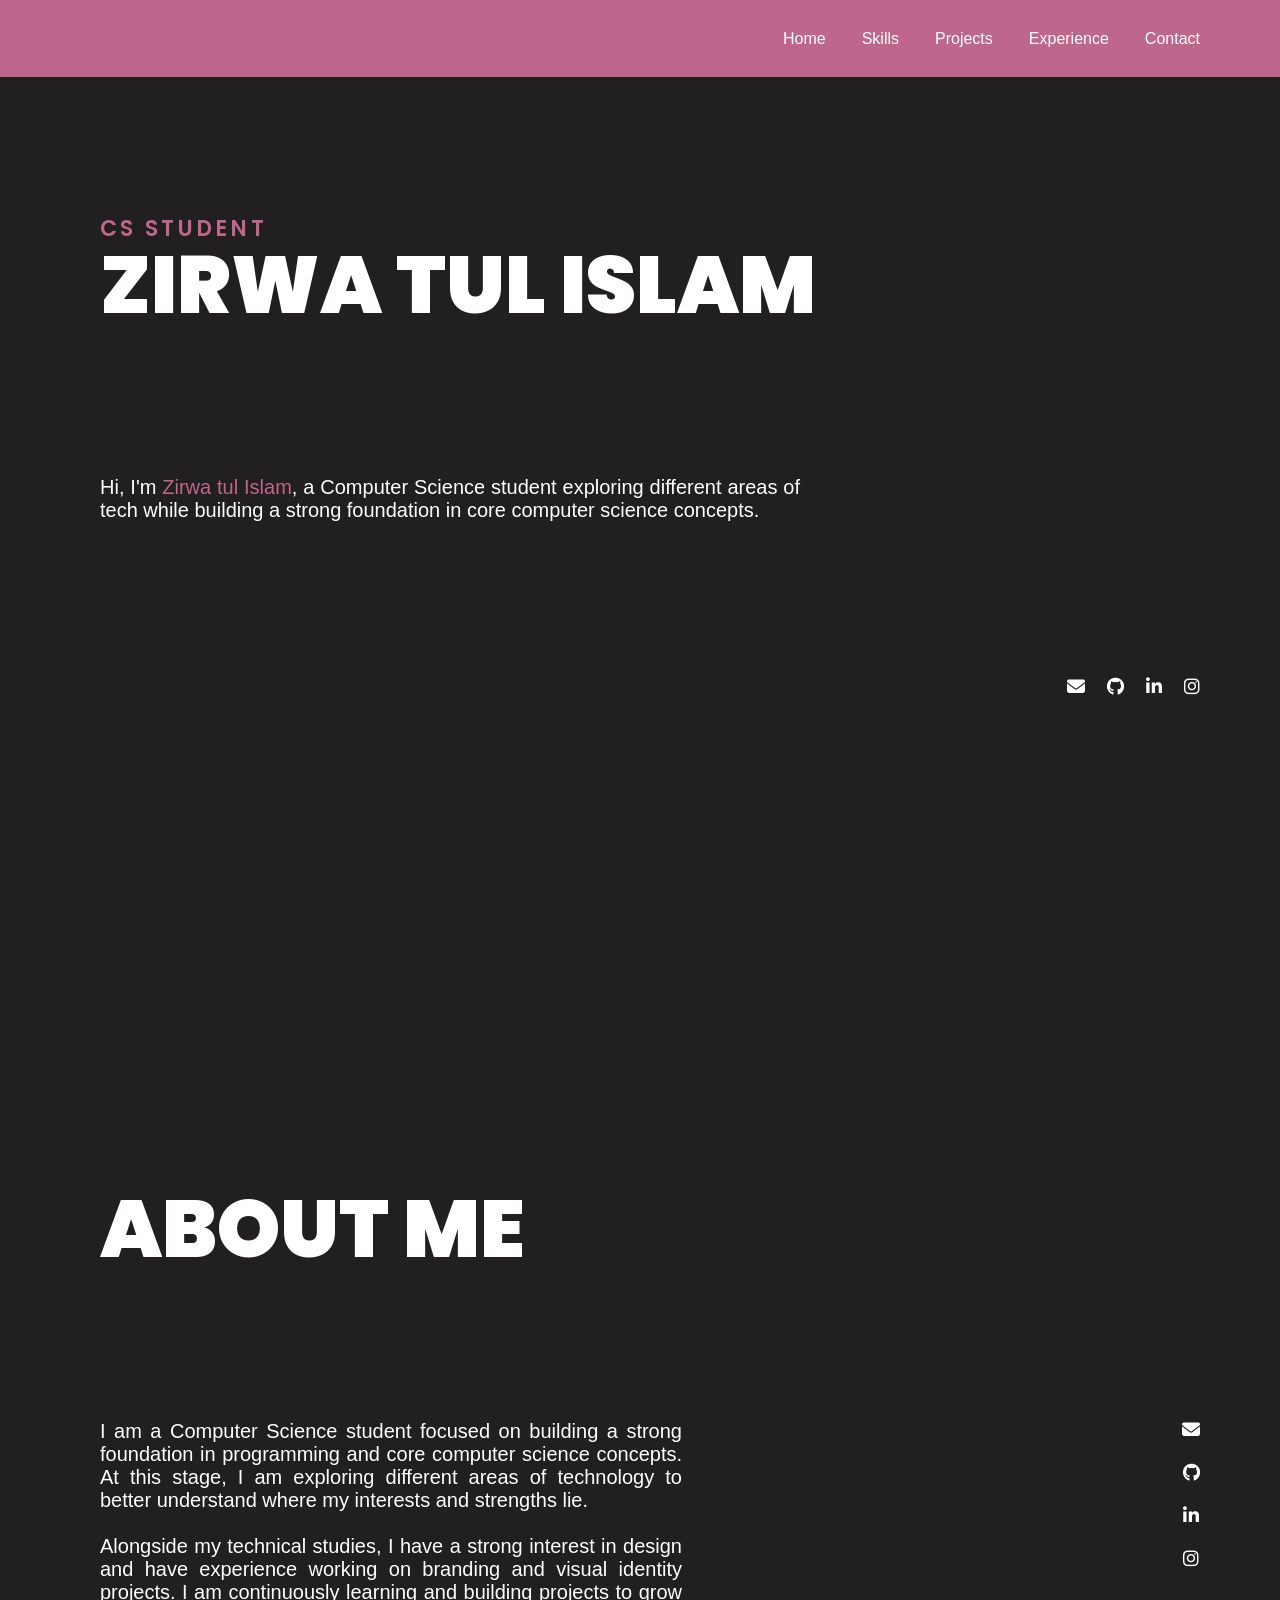
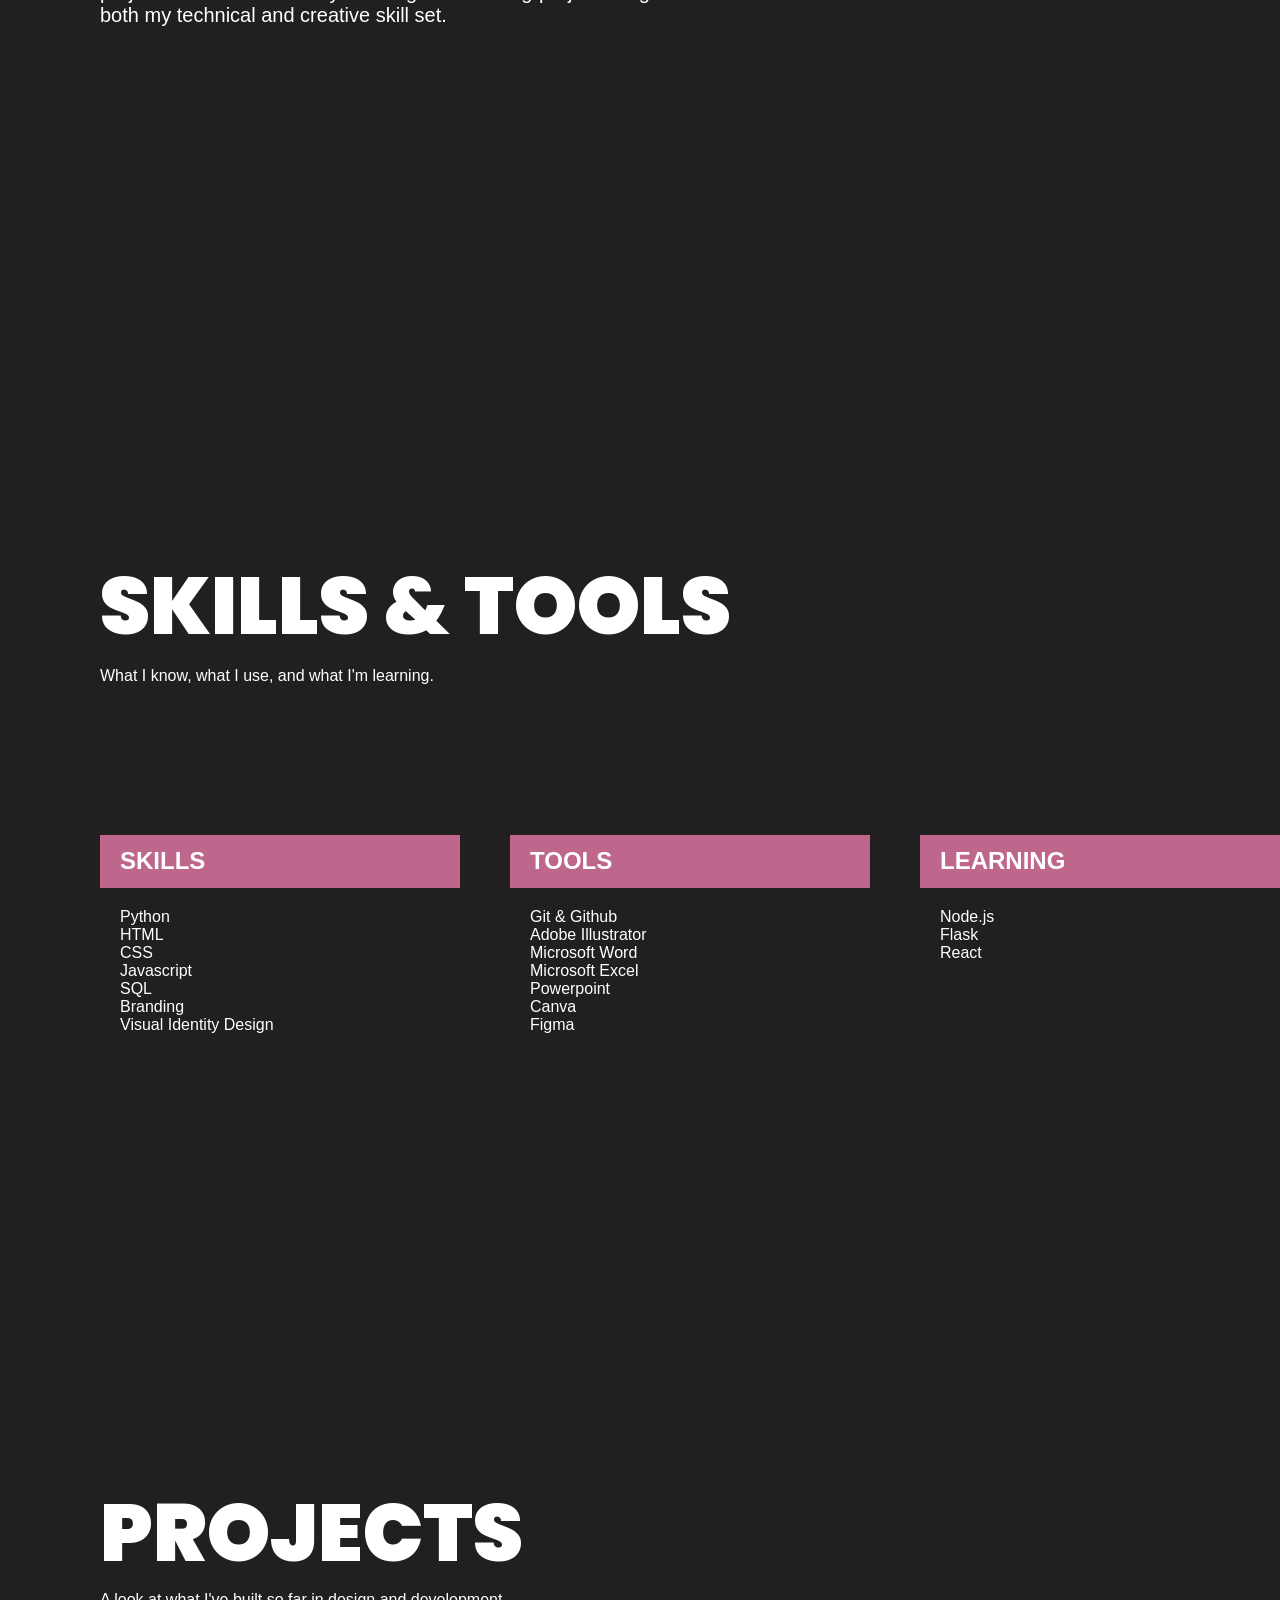
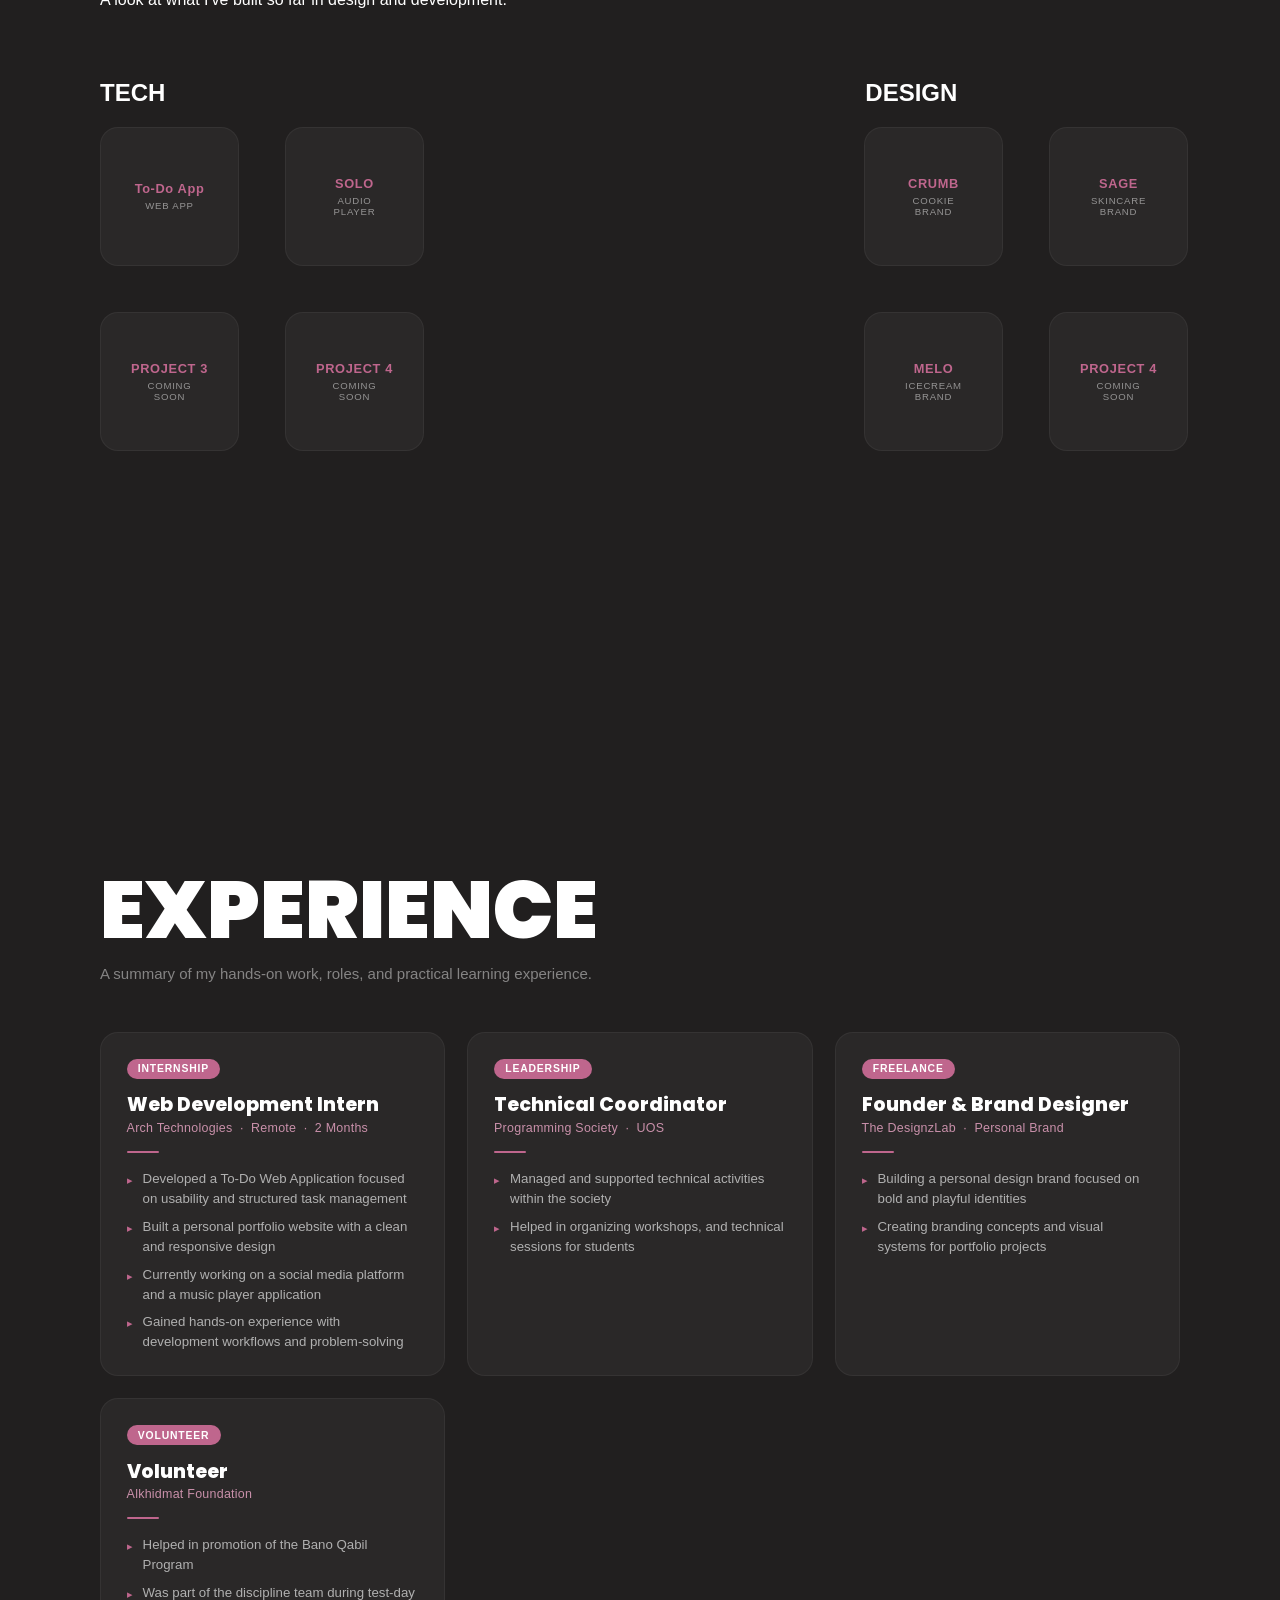
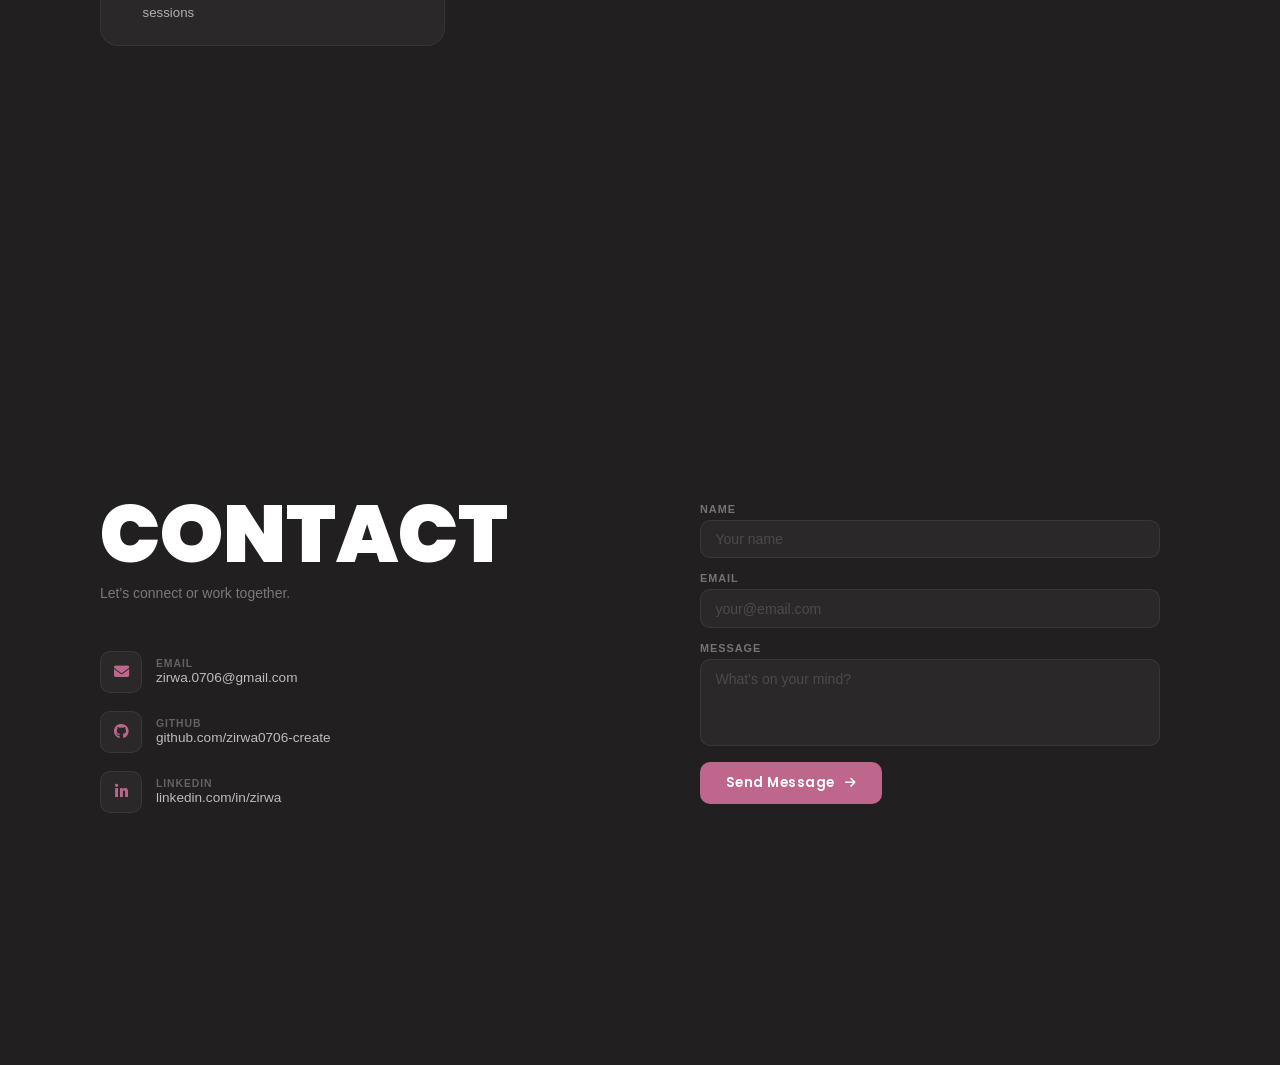
<file: index.html>
<!DOCTYPE html>
<html>
    <head>
        <meta charset="UTF-8" />
        <meta name="viewport" content="width=device-width, initial-scale=1.0"/>
        <title>Zirwa tul Islam</title>
        
        <link href="https://fonts.googleapis.com/css2?family=Poppins:ital,wght@0,100;0,200;0,300;0,400;0,500;0,600;0,700;0,800;0,900;1,100;1,200;1,300;1,400;1,500;1,600;1,700;1,800;1,900&display=swap" rel="stylesheet">
        <link rel="stylesheet" href="https://cdnjs.cloudflare.com/ajax/libs/font-awesome/6.5.0/css/all.min.css"/>
        <link rel="stylesheet" href="style.css">   
    </head>
    <body>
        <nav>
            <a href="#home">Home</a>
            <a href="#skills">Skills</a>
            <a href="#projects">Projects</a>
            <a href="#experience">Experience</a>
            <a href="#contact">Contact</a>
        </nav>

        <section id="home">
            <div class="hero-content">
               <p class="hero-label">CS STUDENT</p>
               <h1>ZIRWA TUL ISLAM</h1>
               <p class="hero-intro">
                    Hi, I'm <span class="name-highlight">Zirwa tul Islam</span>, a Computer Science student exploring 
                    different areas of tech while building a strong foundation in core 
                    computer science concepts.
                </p>
                <div class="hero-socials">
                    <a href="mailto:" aria-label="Email"><i class="fas fa-envelope"></i></a>
                    <a href="https://github.com/zirwa0706-create" target="_blank" aria-label="GitHub"><i class="fab fa-github"></i></a>
                    <a href="https://www.linkedin.com/in/zirwa-9b3602387/" target="_blank" aria-label="LinkedIn"><i class="fab fa-linkedin-in"></i></a>
                    <a href="https://www.instagram.com/designz.lab/" target="_blank" aria-label="Instagram"><i class="fab fa-instagram"></i></a>
                </div>
            </div>
        </section>

        <section id="about">
            <h1 class="about-title">ABOUT ME</h1>
            <div class="about">
                <div class="about-text">
                    <p>
                        I am a Computer Science student focused on building a strong foundation in programming and core computer science concepts. At this stage, I am exploring different areas of technology to better understand where my interests and strengths lie.
                    </p>
                    <br>
                    <p>
                        Alongside my technical studies, I have a strong interest in design and have experience working on branding and visual identity projects. I am continuously learning and building projects to grow both my technical and creative skill set.
                    </p>
                </div>
                <div class="about-socials">
                    <a href="mailto:" aria-label="Email"><i class="fas fa-envelope"></i></a>
                    <a href="https://github.com/zirwa0706-create" target="_blank" aria-label="GitHub"><i class="fab fa-github"></i></a>
                    <a href="https://github.com/zirwa0706-create" target="_blank" aria-label="LinkedIn"><i class="fab fa-linkedin-in"></i></a>
                    <a href="https://www.instagram.com/designz.lab/" target="_blank" aria-label="Instagram"><i class="fab fa-instagram"></i></a>
                </div>
            </div>
        </section>

        <section id="skills">
            <h1>SKILLS & TOOLS</h1>
            <p>What I know, what I use, and what I'm learning.</p>
            <div class="skills-body">
                <div class="skills">
                    <div class="skills-title"><h2>SKILLS</h2></div>
                    <div class="skills-list">
                        <ul>
                            <li>Python</li>
                            <li>HTML</li>
                            <li>CSS</li>
                            <li>Javascript</li>
                            <li>SQL</li>
                            <li>Branding</li>
                            <li>Visual Identity Design</li>
                        </ul>
                    </div>
                </div>
                <div class="tools">
                    <div class="tools-title"><h2>TOOLS</h2></div>
                    <div class="tools-list">
                        <ul>
                            <li>Git & Github</li>
                            <li>Adobe Illustrator</li>
                            <li>Microsoft Word</li>
                            <li>Microsoft Excel</li>
                            <li>Powerpoint</li>
                            <li>Canva</li>
                            <li>Figma</li>
                        </ul>
                    </div>
                </div>
                <div class="learning">
                    <div class="learning-title"><h2>LEARNING</h2></div>
                    <div class="learning-list">
                        <ul>
                            <li>Node.js</li>
                            <li>Flask</li>
                            <li>React</li>
                        </ul>
                    </div>
                </div>
            </div>
        </section>

        <section id="projects">
            <h1>PROJECTS</h1>
            <p>A look at what I've built so far in design and development.</p>
            <div class="project-categories">
                <h2>TECH</h2>
                <h2>DESIGN</h2>
            </div>
            <div class="projects-body">
                <div class="tech">
                    <div class="tech-1">
                        <a href="todo-casestudy.html" target="_blank" class="box-link">
                            <span class="box-label">To-Do App</span>
                            <span class="box-type">Web App</span>
                        </a>
                    </div>
                    <div class="tech-2">
                        <a href="solo-casestudy.html" class="box-link">
                            <span class="box-label">SOLO</span>
                            <span class="box-type">Audio<br>Player</span>
                        </a>
                    </div>
                    <div class="tech-3">
                        <a href="#tech-modal-3" class="box-link">
                            <span class="box-label">PROJECT 3</span>
                            <span class="box-type">Coming<br>Soon</span>
                        </a>
                    </div>
                    <div class="tech-4">
                        <a href="#tech-modal-4" class="box-link">
                            <span class="box-label">PROJECT 4</span>
                            <span class="box-type">Coming<br>Soon</span>
                        </a>
                    </div>
                </div>
                <div class="design">
                    <div class="design-1">
                        <a href="crumb/crumb.html" class="box-link">
                            <span class="box-label">CRUMB</span>
                            <span class="box-type">Cookie<br>Brand</span>
                        </a>
                    </div>
                    <div class="design-2">
                        <a href="sage/sage.html" class="box-link">
                            <span class="box-label">SAGE</span>
                            <span class="box-type">Skincare<br>Brand</span>
                        </a>
                    </div>
                    <div class="design-3">
                        <a href="melo/melo.html" class="box-link">
                            <span class="box-label">MELO</span>
                            <span class="box-type">Icecream<br>Brand</span>
                        </a>
                    </div>
                    <div class="design-4">
                        <a href="#design-modal-4" class="box-link">
                            <span class="box-label">PROJECT 4</span>
                            <span class="box-type">Coming<br>Soon</span>
                        </a>
                    </div>
                </div>
            </div>

            <div class="modal" id="tech-modal-2">
                <div class="modal-box"><p>COMING SOON</p><a href="#" class="modal-close">✕</a></div>
            </div>
            <div class="modal" id="tech-modal-3">
                <div class="modal-box"><p>COMING SOON</p><a href="#" class="modal-close">✕</a></div>
            </div>
            <div class="modal" id="tech-modal-4">
                <div class="modal-box"><p>COMING SOON</p><a href="#" class="modal-close">✕</a></div>
            </div>
            <div class="modal" id="design-modal-1">
                <div class="modal-box"><p>CRUMB</p><a href="#" class="modal-close">✕</a></div>
            </div>
            <div class="modal" id="design-modal-2">
                <div class="modal-box"><p>SAGE</p><a href="#" class="modal-close">✕</a></div>
            </div>
            <div class="modal" id="design-modal-3">
                <div class="modal-box"><p>MELO</p><a href="#" class="modal-close">✕</a></div>
            </div>
            <div class="modal" id="design-modal-4">
                <div class="modal-box"><p>COMING SOON</p><a href="#" class="modal-close">✕</a></div>
            </div>
        </section>

        <!-- ── EXPERIENCE SECTION ── -->
        <section id="experience">
            <h1>EXPERIENCE</h1>
            <p class="exp-subtitle">A summary of my hands-on work, roles, and practical learning experience.</p>
            <div class="experience-grid">
                <div class="exp-card">
                    <span class="card-tag">Internship</span>
                    <h2 class="card-title">Web Development Intern</h2>
                    <p class="card-meta">
                        Arch Technologies &nbsp;·&nbsp; Remote &nbsp;·&nbsp; 2 Months
                    </p>
                    <div class="card-divider"></div>
                    <ul class="card-list">
                        <li>Developed a To-Do Web Application focused on usability and structured task management</li>
                        <li>Built a personal portfolio website with a clean and responsive design</li>
                        <li>Currently working on a social media platform and a music player application</li>
                        <li>Gained hands-on experience with development workflows and problem-solving</li>
                    </ul>
                </div>
                <div class="exp-card">
                    <span class="card-tag">Leadership</span>
                    <h2 class="card-title">Technical Coordinator</h2>
                    <p class="card-meta">Programming Society &nbsp;·&nbsp; UOS</p>
                    <div class="card-divider"></div>
                    <ul class="card-list">
                        <li>Managed and supported technical activities within the society</li>
                        <li>Helped in organizing workshops, and technical sessions for students</li>
                    </ul>
                </div>
                <div class="exp-card">
                    <span class="card-tag">Freelance</span>
                    <h2 class="card-title">Founder & Brand Designer</h2>
                    <p class="card-meta">The DesignzLab &nbsp;·&nbsp; Personal Brand</p>
                    <div class="card-divider"></div>
                    <ul class="card-list">
                        <li>Building a personal design brand focused on bold and playful identities</li>
                        <li>Creating branding concepts and visual systems for portfolio projects</li>
                    </ul>
                </div>
                <div class="exp-card">
                    <span class="card-tag">Volunteer</span>
                    <h2 class="card-title">Volunteer</h2>
                    <p class="card-meta">Alkhidmat Foundation</p>
                    <div class="card-divider"></div>
                    <ul class="card-list">
                        <li>Helped in promotion of the Bano Qabil Program</li>
                        <li>Was part of the discipline team during test-day sessions</li>
                    </ul>
                </div>
            </div>
        </section>

        <!-- ── CONTACT SECTION ── -->
        <section id="contact">

            <!-- Left: heading + social links -->
            <div class="contact-left">
                <h1>CONTACT</h1>
                <p class="contact-subtitle">Let's connect or work together.</p>

                <div class="contact-socials">
                    <a href="mailto:zirwa.0706@gmail.com" class="contact-social-link">
                        <span class="contact-icon-wrap"><i class="fas fa-envelope"></i></span>
                        <div class="contact-social-text">
                            <span class="contact-social-label">Email</span>
                            <span class="contact-social-value">zirwa.0706@gmail.com</span>
                        </div>
                    </a>
                    <a href="https://github.com/zirwa0706-create" target="_blank" class="contact-social-link">
                        <span class="contact-icon-wrap"><i class="fab fa-github"></i></span>
                        <div class="contact-social-text">
                            <span class="contact-social-label">GitHub</span>
                            <span class="contact-social-value">github.com/zirwa0706-create</span>
                        </div>
                    </a>
                    <a href="https://www.linkedin.com/in/zirwa-9b3602387/" target="_blank" class="contact-social-link">
                        <span class="contact-icon-wrap"><i class="fab fa-linkedin-in"></i></span>
                        <div class="contact-social-text">
                            <span class="contact-social-label">LinkedIn</span>
                            <span class="contact-social-value">linkedin.com/in/zirwa</span>
                        </div>
                    </a>
                </div>
            </div>

            <!-- Right: form -->
            <div class="contact-right">
                <form class="contact-form" action="https://formspree.io/f/mlgapoqv" method="POST">
                    <div class="form-group">
                        <label for="name">Name</label>
                        <input type="text" id="name" name="name" placeholder="Your name" required />
                    </div>
                    <div class="form-group">
                        <label for="email">Email</label>
                        <input type="email" id="email" name="email" placeholder="your@email.com" required />
                    </div>
                    <div class="form-group">
                        <label for="message">Message</label>
                        <textarea id="message" name="message" rows="4" placeholder="What's on your mind?" required></textarea>
                    </div>
                    <button type="submit" class="contact-btn">
                        Send Message <i class="fas fa-arrow-right"></i>
                    </button>
                </form>
            </div>

        </section>

    </body>
</html>
</file>
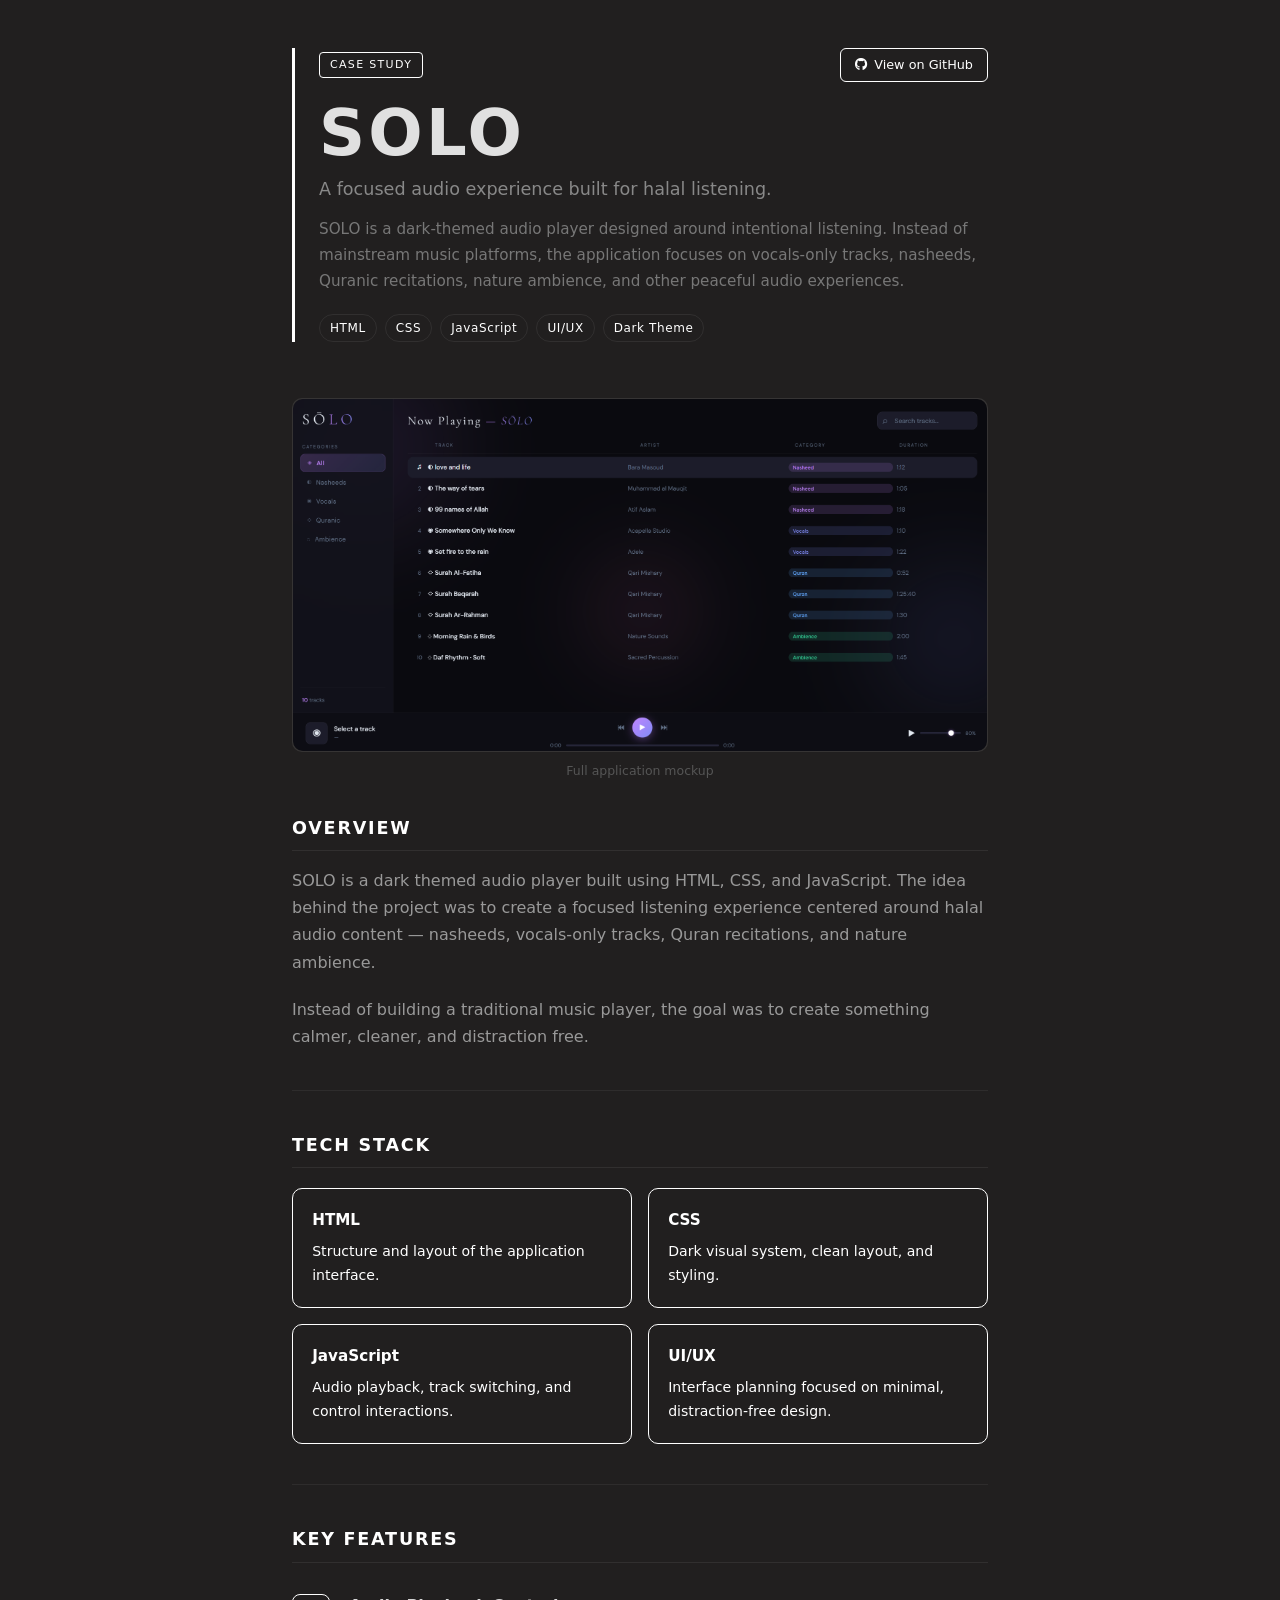
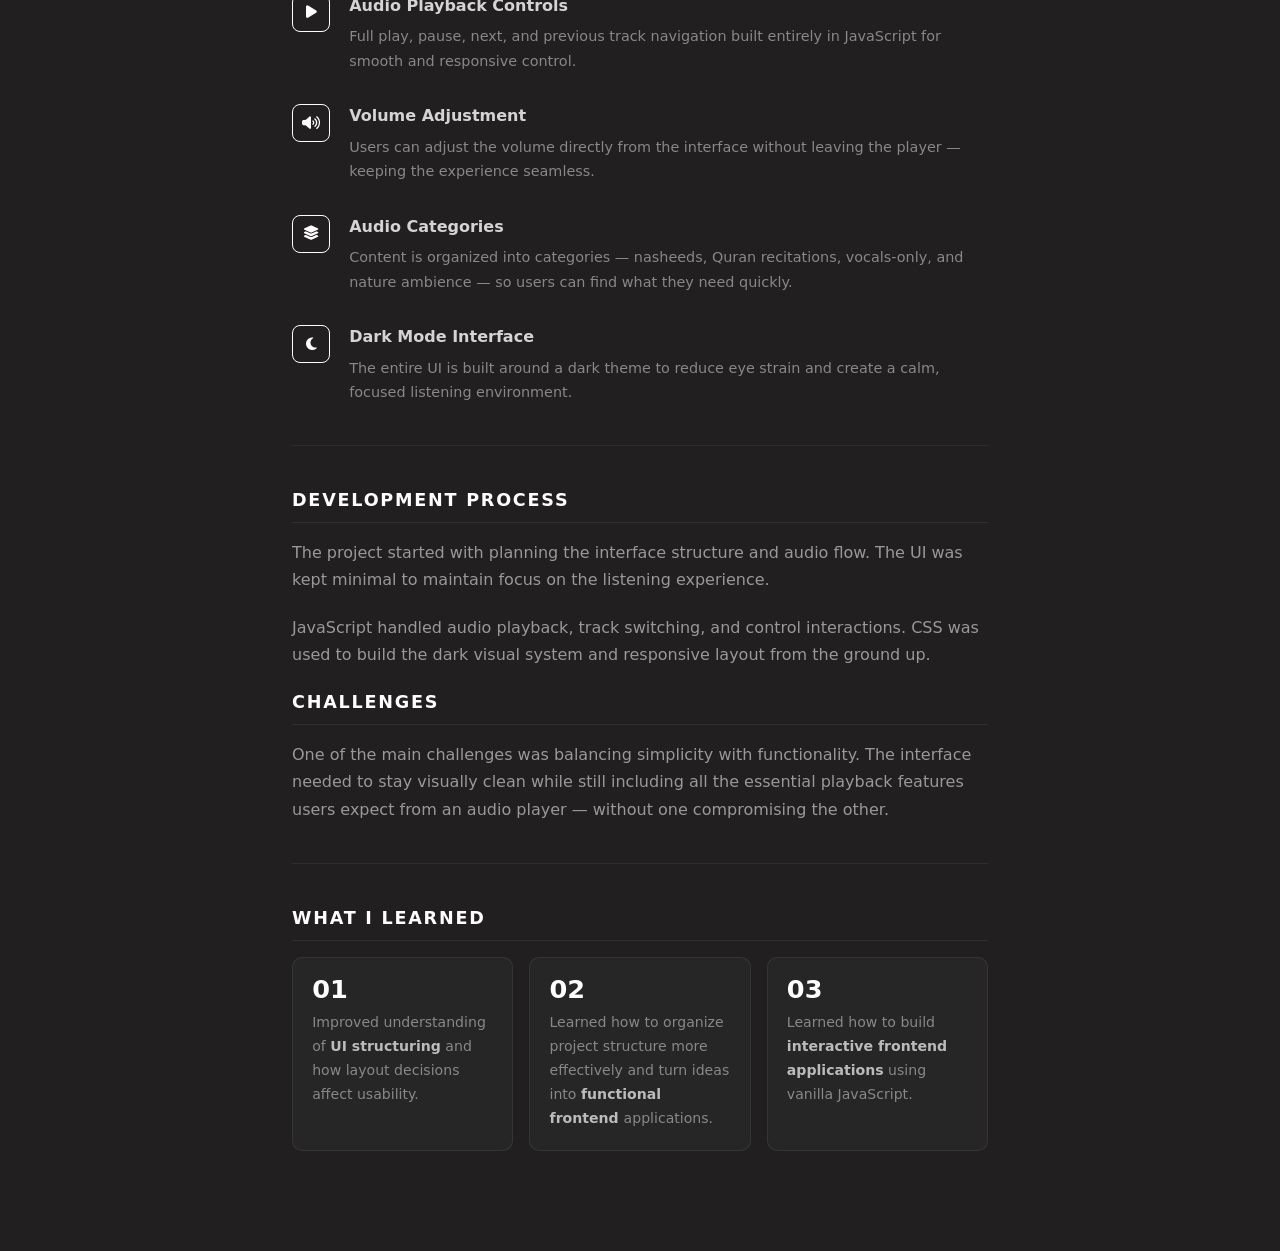
<file: solo-casestudy.html>
<!DOCTYPE html>
<html lang="en">
<head>
  <meta charset="UTF-8" />
  <meta name="viewport" content="width=device-width, initial-scale=1.0" />
  <title>SOLO — Case Study</title>
  <link rel="stylesheet" href="https://cdnjs.cloudflare.com/ajax/libs/font-awesome/6.5.0/css/all.min.css"/>
  <link rel="stylesheet" href="solo-casestudy.css" />
</head>
<body>

  <div class="cs-wrapper">

    <!-- Hero -->
    <header class="cs-hero">
      <div class="cs-hero-top">
        <span class="cs-tag">Case Study</span>
        <a href="https://github.com/zirwa0706-create/solo" target="_blank" class="cs-github-btn">
          <i class="fab fa-github"></i> View on GitHub
        </a>
      </div>
      <h1 class="cs-title">SOLO</h1>
      <p class="cs-subtitle">A focused audio experience built for halal listening.</p>
      <p class="cs-desc">SOLO is a dark-themed audio player designed around intentional listening. Instead of mainstream music platforms, the application focuses on vocals-only tracks, nasheeds, Quranic recitations, nature ambience, and other peaceful audio experiences.</p>
      <div class="cs-tags">
        <span class="cs-tech-tag">HTML</span>
        <span class="cs-tech-tag">CSS</span>
        <span class="cs-tech-tag">JavaScript</span>
        <span class="cs-tech-tag">UI/UX</span>
        <span class="cs-tech-tag">Dark Theme</span>
      </div>
    </header>

    <!-- Hero Image -->
    <div class="cs-img-block">
      <div class="cs-img-placeholder">
        <img src="solo.png" alt="SOLO app mockup" class="cs-img" />
      </div>
      <p class="cs-img-caption">Full application mockup</p>
    </div>

    <!-- Overview -->
    <section class="cs-section">
      <h2>Overview</h2>
      <p>SOLO is a dark themed audio player built using HTML, CSS, and JavaScript. The idea behind the project was to create a focused listening experience centered around halal audio content — nasheeds, vocals-only tracks, Quran recitations, and nature ambience.</p>
      <p>Instead of building a traditional music player, the goal was to create something calmer, cleaner, and distraction free.</p>
    </section>

    <div class="cs-divider"></div>

    <!-- Tech Stack -->
    <section class="cs-section">
      <h2>Tech Stack</h2>
      <div class="cs-two-col">
        <div class="cs-card cs-card--red">
          <h3>HTML</h3>
          <p>Structure and layout of the application interface.</p>
        </div>
        <div class="cs-card cs-card--muted">
          <h3>CSS</h3>
          <p>Dark visual system, clean layout, and styling.</p>
        </div>
        <div class="cs-card cs-card--muted">
          <h3>JavaScript</h3>
          <p>Audio playback, track switching, and control interactions.</p>
        </div>
        <div class="cs-card cs-card--muted">
          <h3>UI/UX</h3>
          <p>Interface planning focused on minimal, distraction-free design.</p>
        </div>
      </div>
    </section>

    <div class="cs-divider"></div>

    <!-- Features -->
    <section class="cs-section">
      <h2>Key Features</h2>

      <div class="cs-feature">
        <div class="cs-feature-icon"><i class="fas fa-play"></i></div>
        <div>
          <h3>Audio Playback Controls</h3>
          <p>Full play, pause, next, and previous track navigation built entirely in JavaScript for smooth and responsive control.</p>
        </div>
      </div>

      <div class="cs-feature">
        <div class="cs-feature-icon"><i class="fas fa-volume-high"></i></div>
        <div>
          <h3>Volume Adjustment</h3>
          <p>Users can adjust the volume directly from the interface without leaving the player — keeping the experience seamless.</p>
        </div>
      </div>

      <div class="cs-feature">
        <div class="cs-feature-icon"><i class="fas fa-layer-group"></i></div>
        <div>
          <h3>Audio Categories</h3>
          <p>Content is organized into categories — nasheeds, Quran recitations, vocals-only, and nature ambience — so users can find what they need quickly.</p>
        </div>
      </div>

      <div class="cs-feature">
        <div class="cs-feature-icon"><i class="fas fa-moon"></i></div>
        <div>
          <h3>Dark Mode Interface</h3>
          <p>The entire UI is built around a dark theme to reduce eye strain and create a calm, focused listening environment.</p>
        </div>
      </div>

    </section>

    <div class="cs-divider"></div>

    <!-- Development Process -->
    <section class="cs-section">
      <h2>Development Process</h2>
      <p>The project started with planning the interface structure and audio flow. The UI was kept minimal to maintain focus on the listening experience.</p>
      <p>JavaScript handled audio playback, track switching, and control interactions. CSS was used to build the dark visual system and responsive layout from the ground up.</p>
    </section>

    <!-- Challenges -->
    <section class="cs-section">
      <h2>Challenges</h2>
      <p>One of the main challenges was balancing simplicity with functionality. The interface needed to stay visually clean while still including all the essential playback features users expect from an audio player — without one compromising the other.</p>
    </section>

    <div class="cs-divider"></div>

    <!-- Learnings -->
    <section class="cs-section">
      <h2>What I Learned</h2>
      <div class="cs-learn-grid">
        <div class="cs-learn-card">
          <span class="cs-learn-num">01</span>
          <p>Improved understanding of <strong>UI structuring</strong> and how layout decisions affect usability.</p>
        </div>
        <div class="cs-learn-card">
          <span class="cs-learn-num">02</span>
          <p>Learned how to organize project structure more effectively and turn ideas into <strong>functional frontend </strong>applications.</p>
        </div>
        <div class="cs-learn-card">
          <span class="cs-learn-num">03</span>
          <p>Learned how to build <strong>interactive frontend applications</strong> using vanilla JavaScript.</p>
        </div>
      </div>
    </section>

  </div>

</body>
</html>
</file>
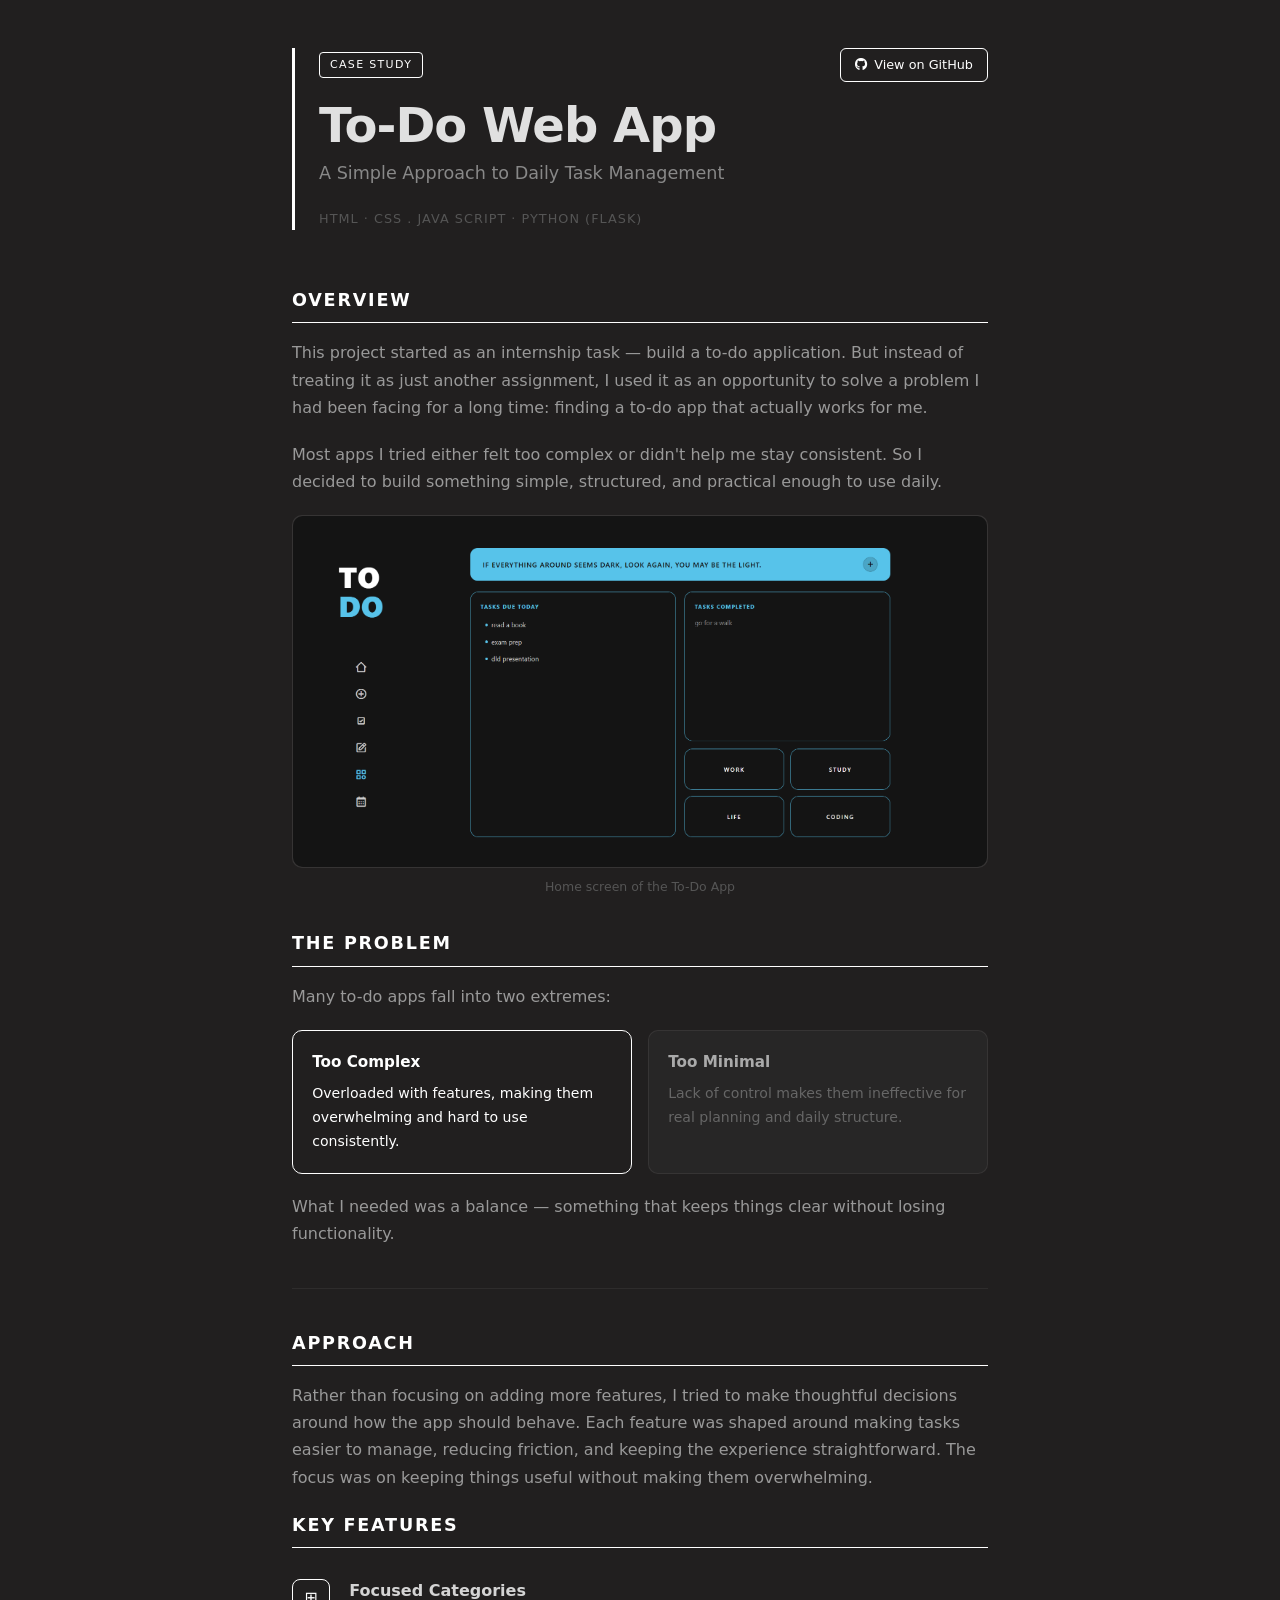
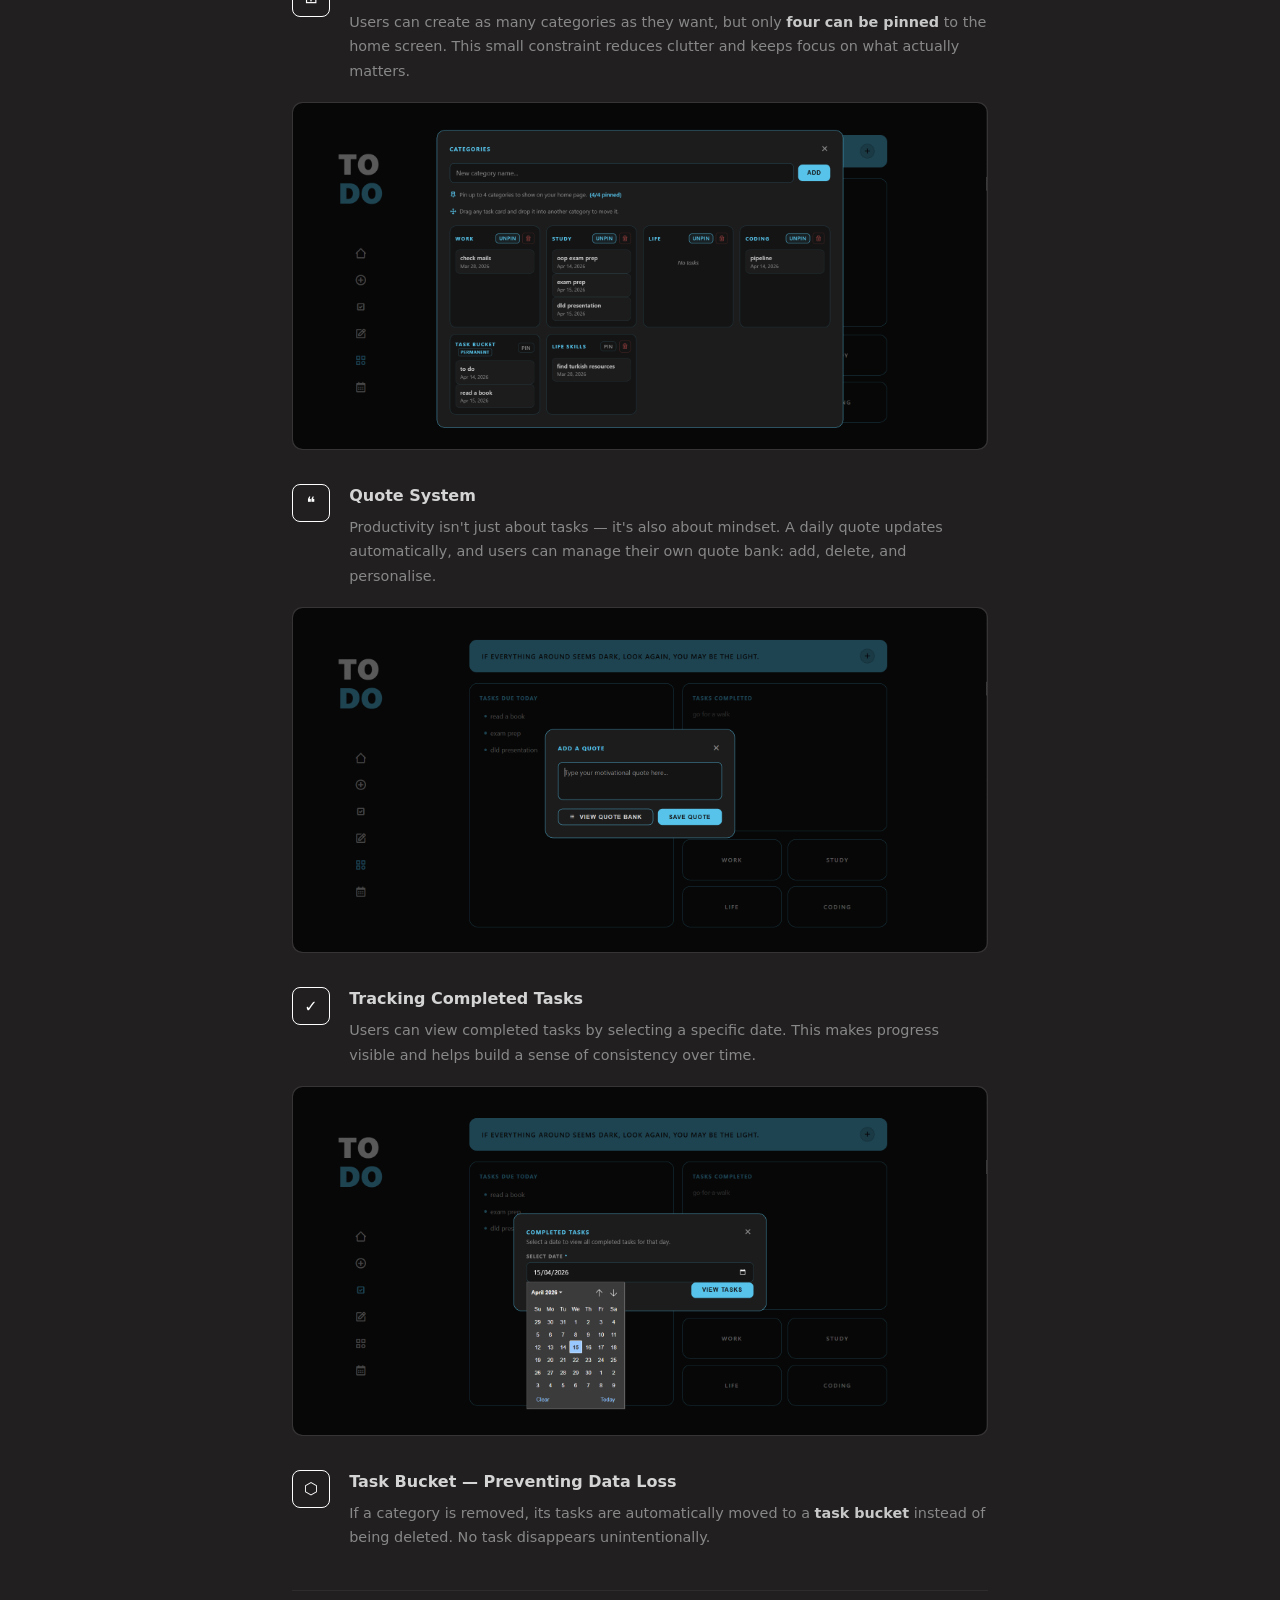
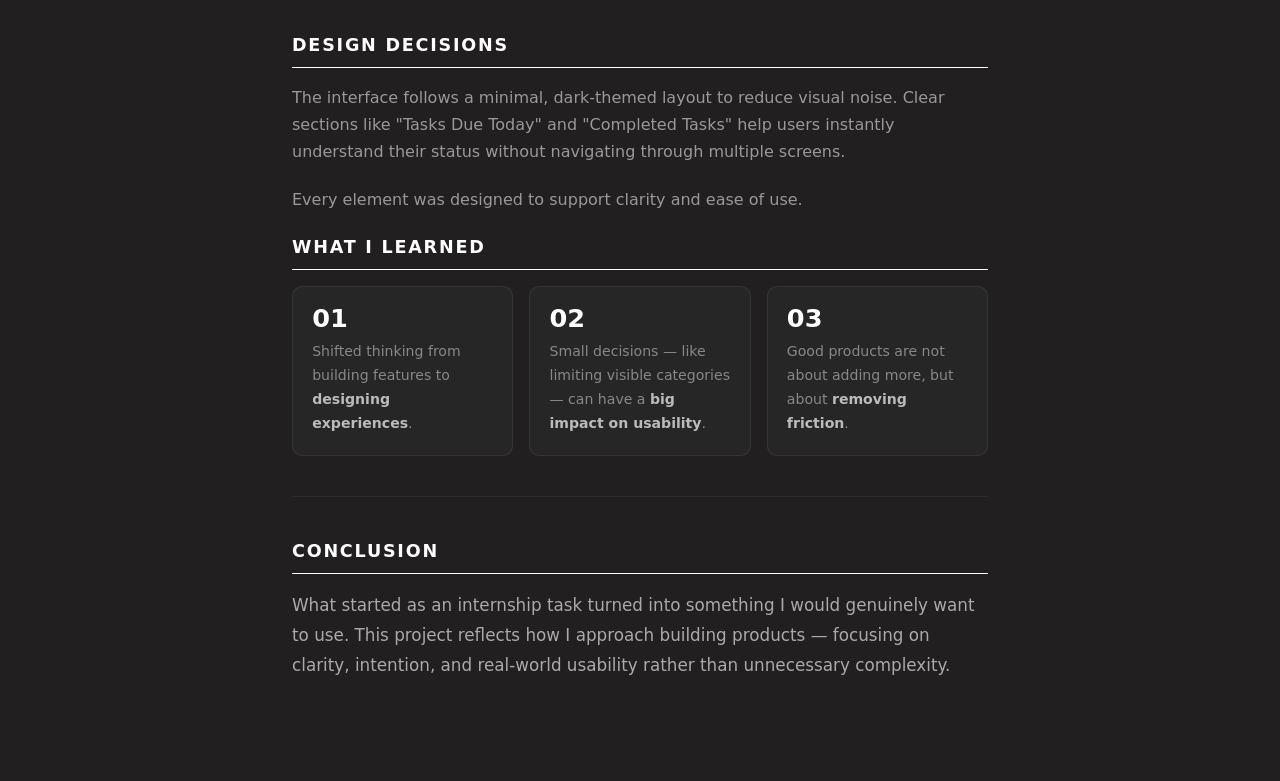
<file: todo-casestudy.html>
<!DOCTYPE html>
<html lang="en">
<head>
  <meta charset="UTF-8" />
  <meta name="viewport" content="width=device-width, initial-scale=1.0" />
  <title>To-Do App — Case Study</title>
  <link rel="stylesheet" href="https://cdnjs.cloudflare.com/ajax/libs/font-awesome/6.5.0/css/all.min.css"/>
  <link rel="stylesheet" href="todo-casestudy.css" />
</head>
<body>

  <div class="cs-wrapper">

    <!-- Hero -->
    <header class="cs-hero">
      <div class="cs-hero-top">
        <span class="cs-tag">Case Study</span>
        <a href="https://github.com/zirwa0706-create/To-Do" target="_blank" class="cs-github-btn">
          <i class="fab fa-github"></i> View on GitHub
        </a>
      </div>
      <h1 class="cs-title">To-Do Web App</h1>
      <p class="cs-subtitle">A Simple Approach to Daily Task Management</p>
      <div class="cs-meta">
        <span>Html  ·  Css  .  Java Script  ·  Python (flask)</span>
      </div>
    </header>

    <!-- Overview -->
    <section class="cs-section">
      <h2>Overview</h2>
      <p>This project started as an internship task — build a to-do application. But instead of treating it as just another assignment, I used it as an opportunity to solve a problem I had been facing for a long time: finding a to-do app that actually works for me.</p>
      <p>Most apps I tried either felt too complex or didn't help me stay consistent. So I decided to build something simple, structured, and practical enough to use daily.</p>
    </section>

    <!-- Screenshot -->
    <div class="cs-img-block">
      <div class="cs-img-placeholder">
        <img src="home page.png" alt="App home screen" class="cs-img" />
      </div>
      <p class="cs-img-caption">Home screen of the To-Do App</p>
    </div>

    <!-- Problem -->
    <section class="cs-section">
      <h2>The Problem</h2>
      <p>Many to-do apps fall into two extremes:</p>
      <div class="cs-two-col">
        <div class="cs-card cs-card--red">
          <h3>Too Complex</h3>
          <p>Overloaded with features, making them overwhelming and hard to use consistently.</p>
        </div>
        <div class="cs-card cs-card--muted">
          <h3>Too Minimal</h3>
          <p>Lack of control makes them ineffective for real planning and daily structure.</p>
        </div>
      </div>
      <p>What I needed was a balance — something that keeps things clear without losing functionality.</p>
    </section>

    <div class="cs-divider"></div>

    <!-- Approach -->
    <section class="cs-section">
      <h2>Approach</h2>
      <p>Rather than focusing on adding more features, I tried to make thoughtful decisions around how the app should behave. Each feature was shaped around making tasks easier to manage, reducing friction, and keeping the experience straightforward. The focus was on keeping things useful without making them overwhelming.</p>
    </section>

    <!-- Features -->
    <section class="cs-section">
      <h2>Key Features</h2>

      <div class="cs-feature">
        <div class="cs-feature-icon">⊞</div>
        <div>
          <h3>Focused Categories</h3>
          <p>Users can create as many categories as they want, but only <strong>four can be pinned</strong> to the home screen. This small constraint reduces clutter and keeps focus on what actually matters.</p>
        </div>
      </div>
      <div class="cs-img-block">
        <div class="cs-img-placeholder">
          <img src="categories.png" alt="Categories screen" class="cs-img" />
        </div>
      </div>

      <div class="cs-feature">
        <div class="cs-feature-icon">❝</div>
        <div>
          <h3>Quote System</h3>
          <p>Productivity isn't just about tasks — it's also about mindset. A daily quote updates automatically, and users can manage their own quote bank: add, delete, and personalise.</p>
        </div>
      </div>
      <div class="cs-img-block">
        <div class="cs-img-placeholder">
          <img src="quote bar.png" alt="Quote system" class="cs-img" />
        </div>
      </div>

      <div class="cs-feature">
        <div class="cs-feature-icon">✓</div>
        <div>
          <h3>Tracking Completed Tasks</h3>
          <p>Users can view completed tasks by selecting a specific date. This makes progress visible and helps build a sense of consistency over time.</p>
        </div>
      </div>
      <div class="cs-img-block">
        <div class="cs-img-placeholder">
          <img src="completed.png" alt="Completed tasks" class="cs-img" />
        </div>
      </div>

      <div class="cs-feature">
        <div class="cs-feature-icon">⬡</div>
        <div>
          <h3>Task Bucket — Preventing Data Loss</h3>
          <p>If a category is removed, its tasks are automatically moved to a <strong>task bucket</strong> instead of being deleted. No task disappears unintentionally.</p>
        </div>
      </div>

    </section>

    <div class="cs-divider"></div>

    <!-- Design -->
    <section class="cs-section">
      <h2>Design Decisions</h2>
      <p>The interface follows a minimal, dark-themed layout to reduce visual noise. Clear sections like "Tasks Due Today" and "Completed Tasks" help users instantly understand their status without navigating through multiple screens.</p>
      <p>Every element was designed to support clarity and ease of use.</p>
    </section>

    <!-- Learnings -->
    <section class="cs-section">
      <h2>What I Learned</h2>
      <div class="cs-learn-grid">
        <div class="cs-learn-card">
          <span class="cs-learn-num">01</span>
          <p>Shifted thinking from building features to <strong>designing experiences</strong>.</p>
        </div>
        <div class="cs-learn-card">
          <span class="cs-learn-num">02</span>
          <p>Small decisions — like limiting visible categories — can have a <strong>big impact on usability</strong>.</p>
        </div>
        <div class="cs-learn-card">
          <span class="cs-learn-num">03</span>
          <p>Good products are not about adding more, but about <strong>removing friction</strong>.</p>
        </div>
      </div>
    </section>

    <div class="cs-divider"></div>

    <!-- Conclusion -->
    <section class="cs-section cs-conclusion">
      <h2>Conclusion</h2>
      <p>What started as an internship task turned into something I would genuinely want to use. This project reflects how I approach building products — focusing on clarity, intention, and real-world usability rather than unnecessary complexity.</p>
    </section>

  </div>

</body>
</html>
</file>
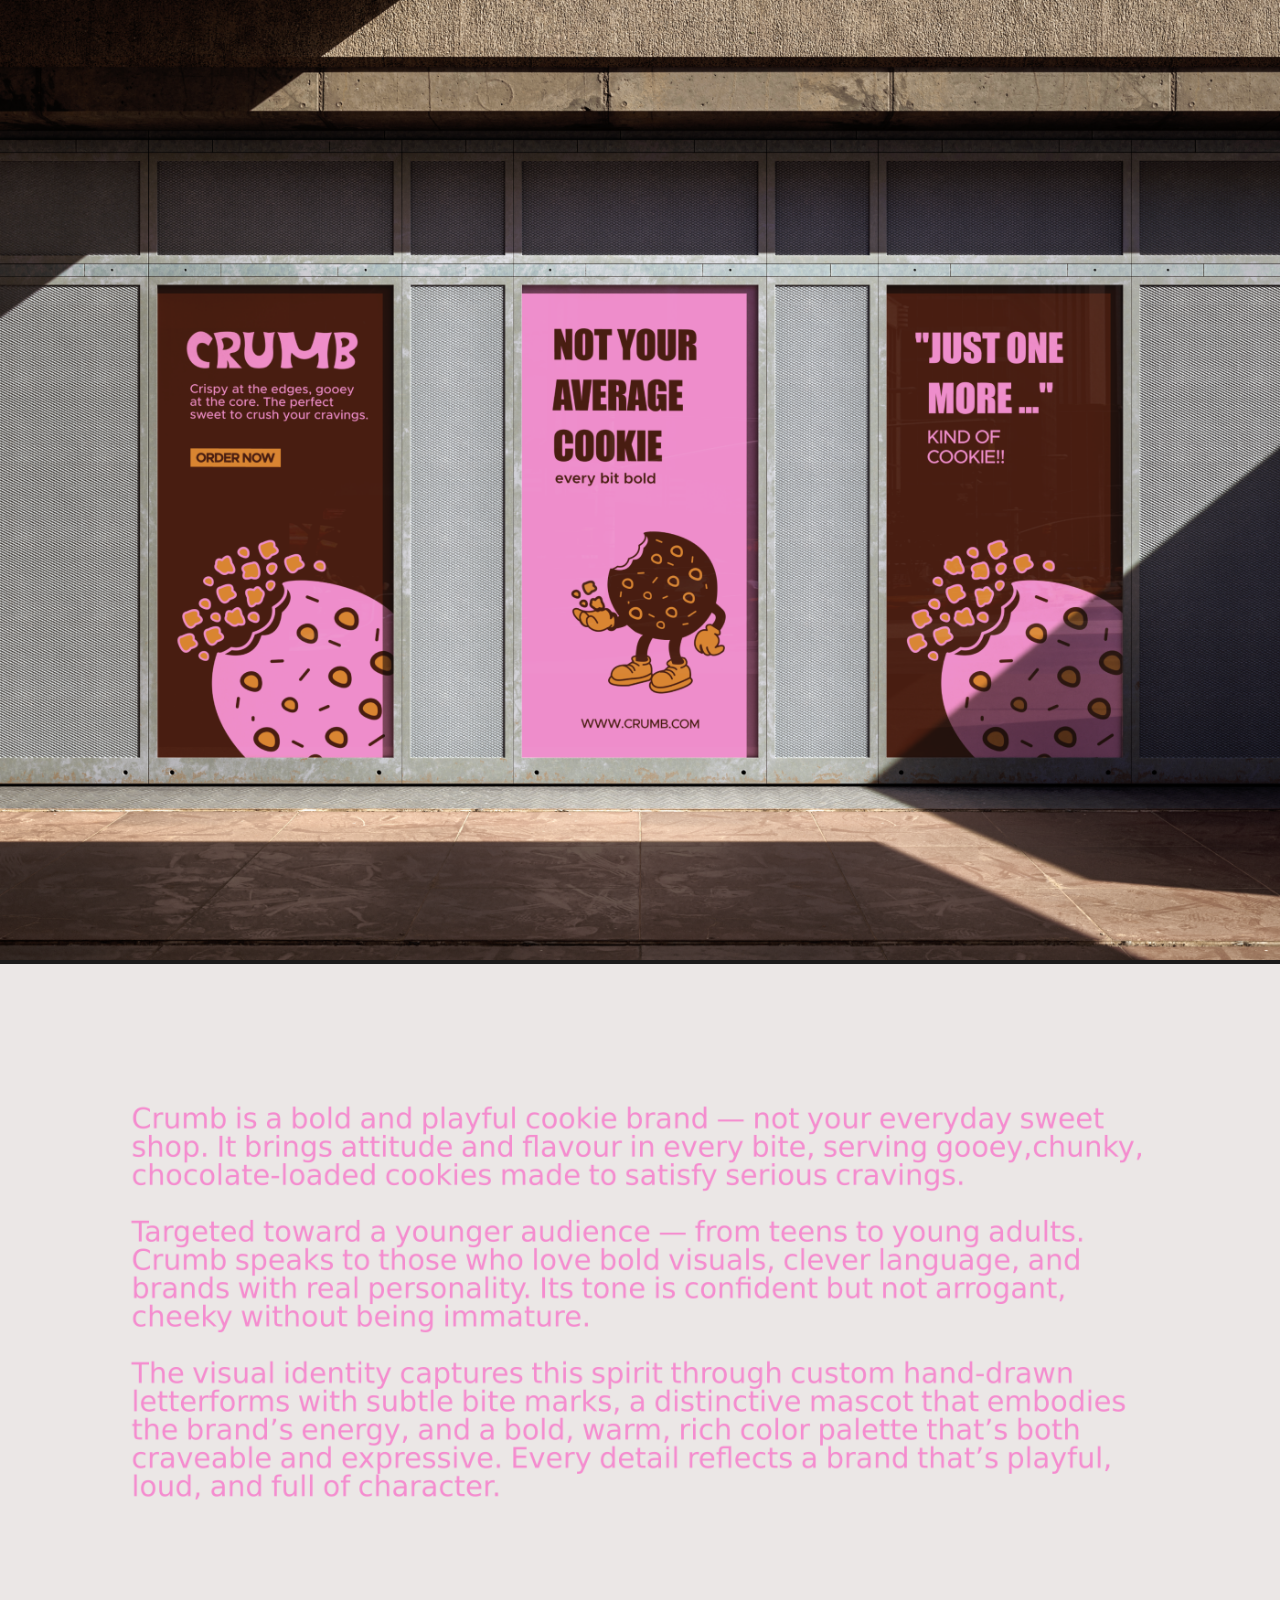
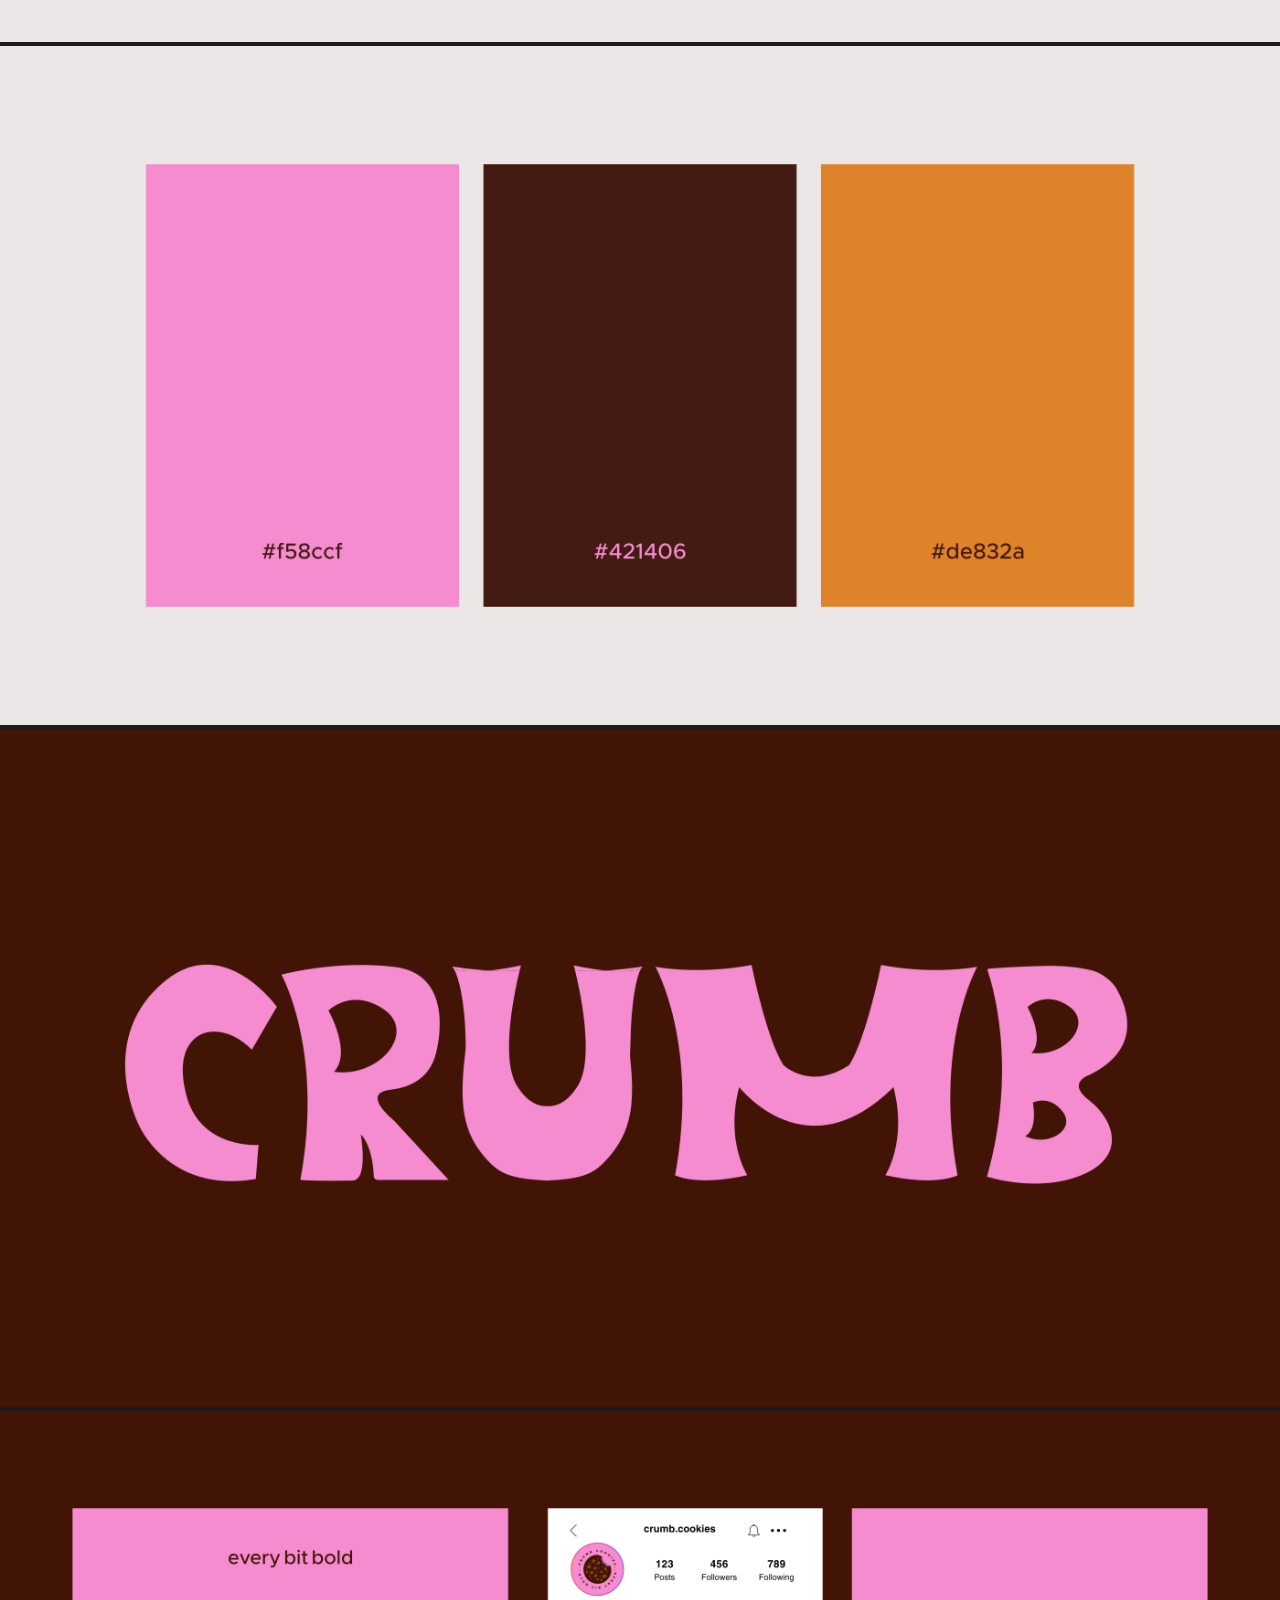
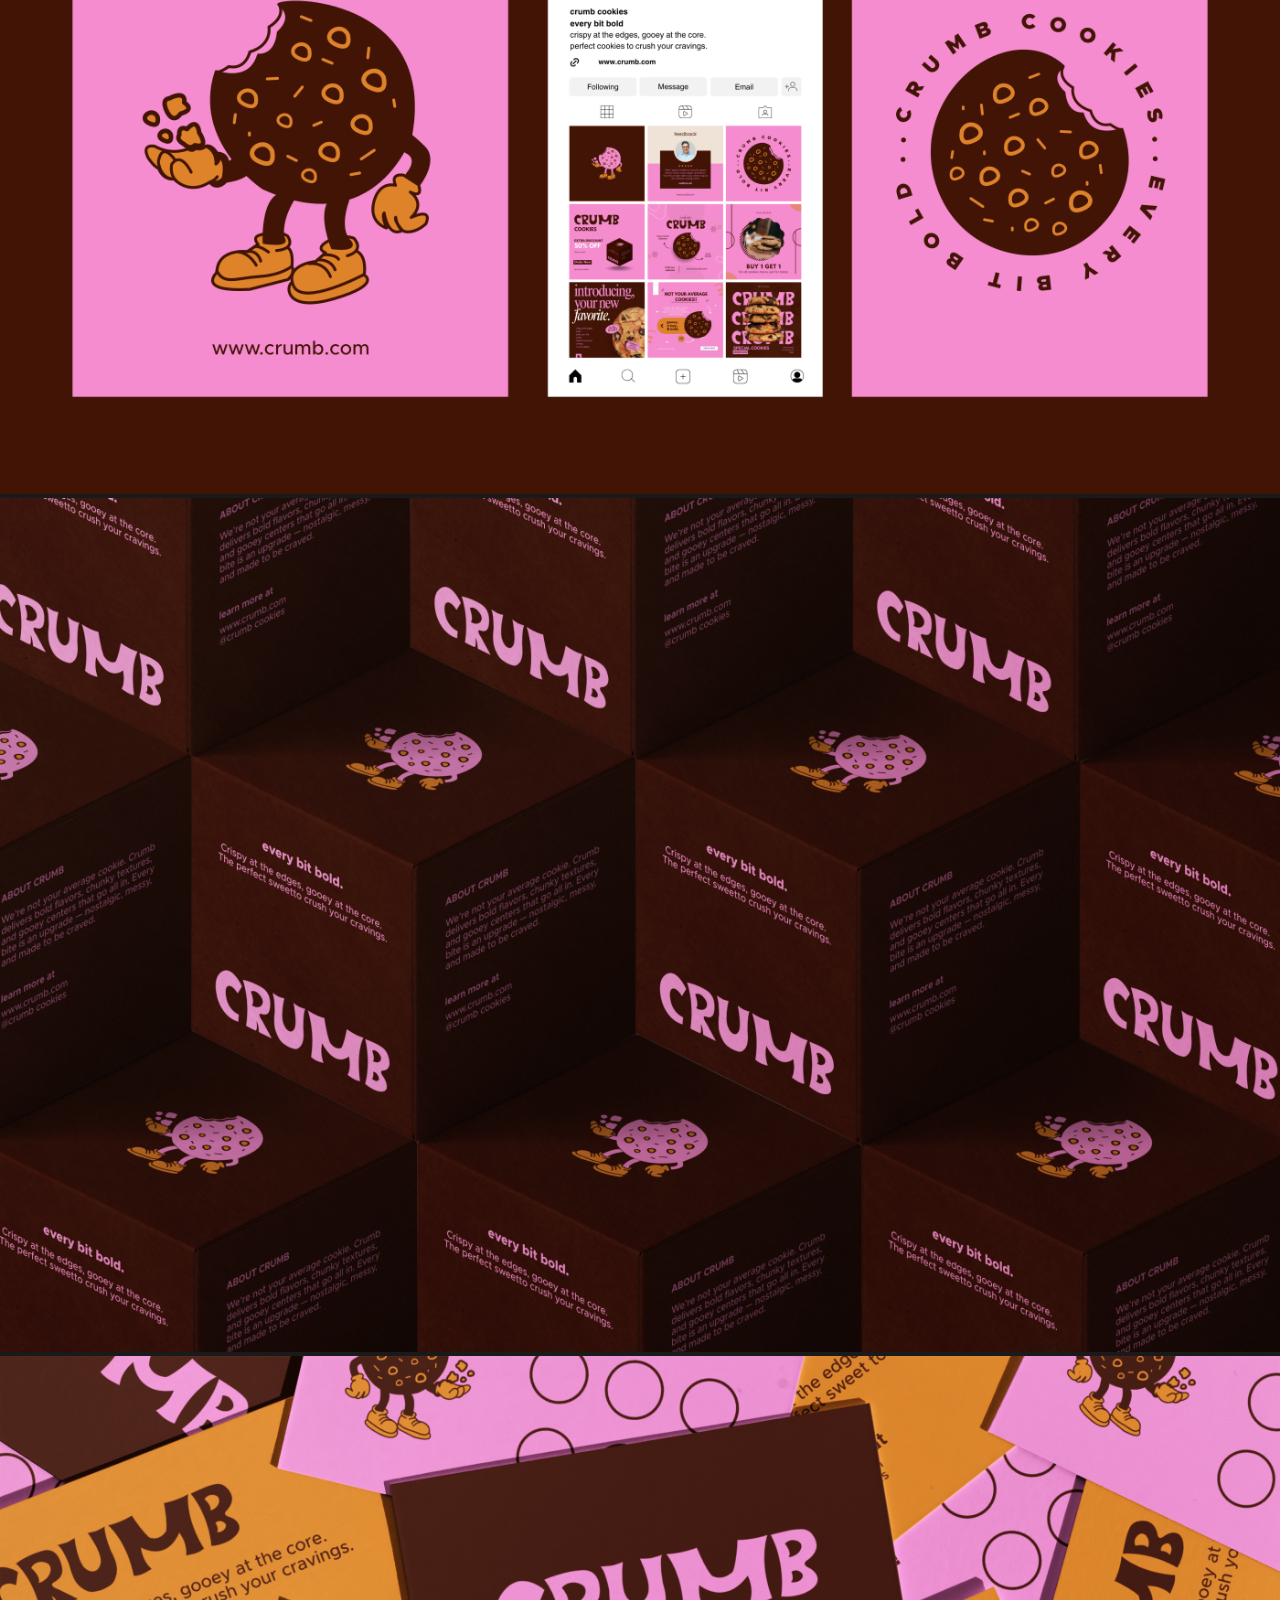
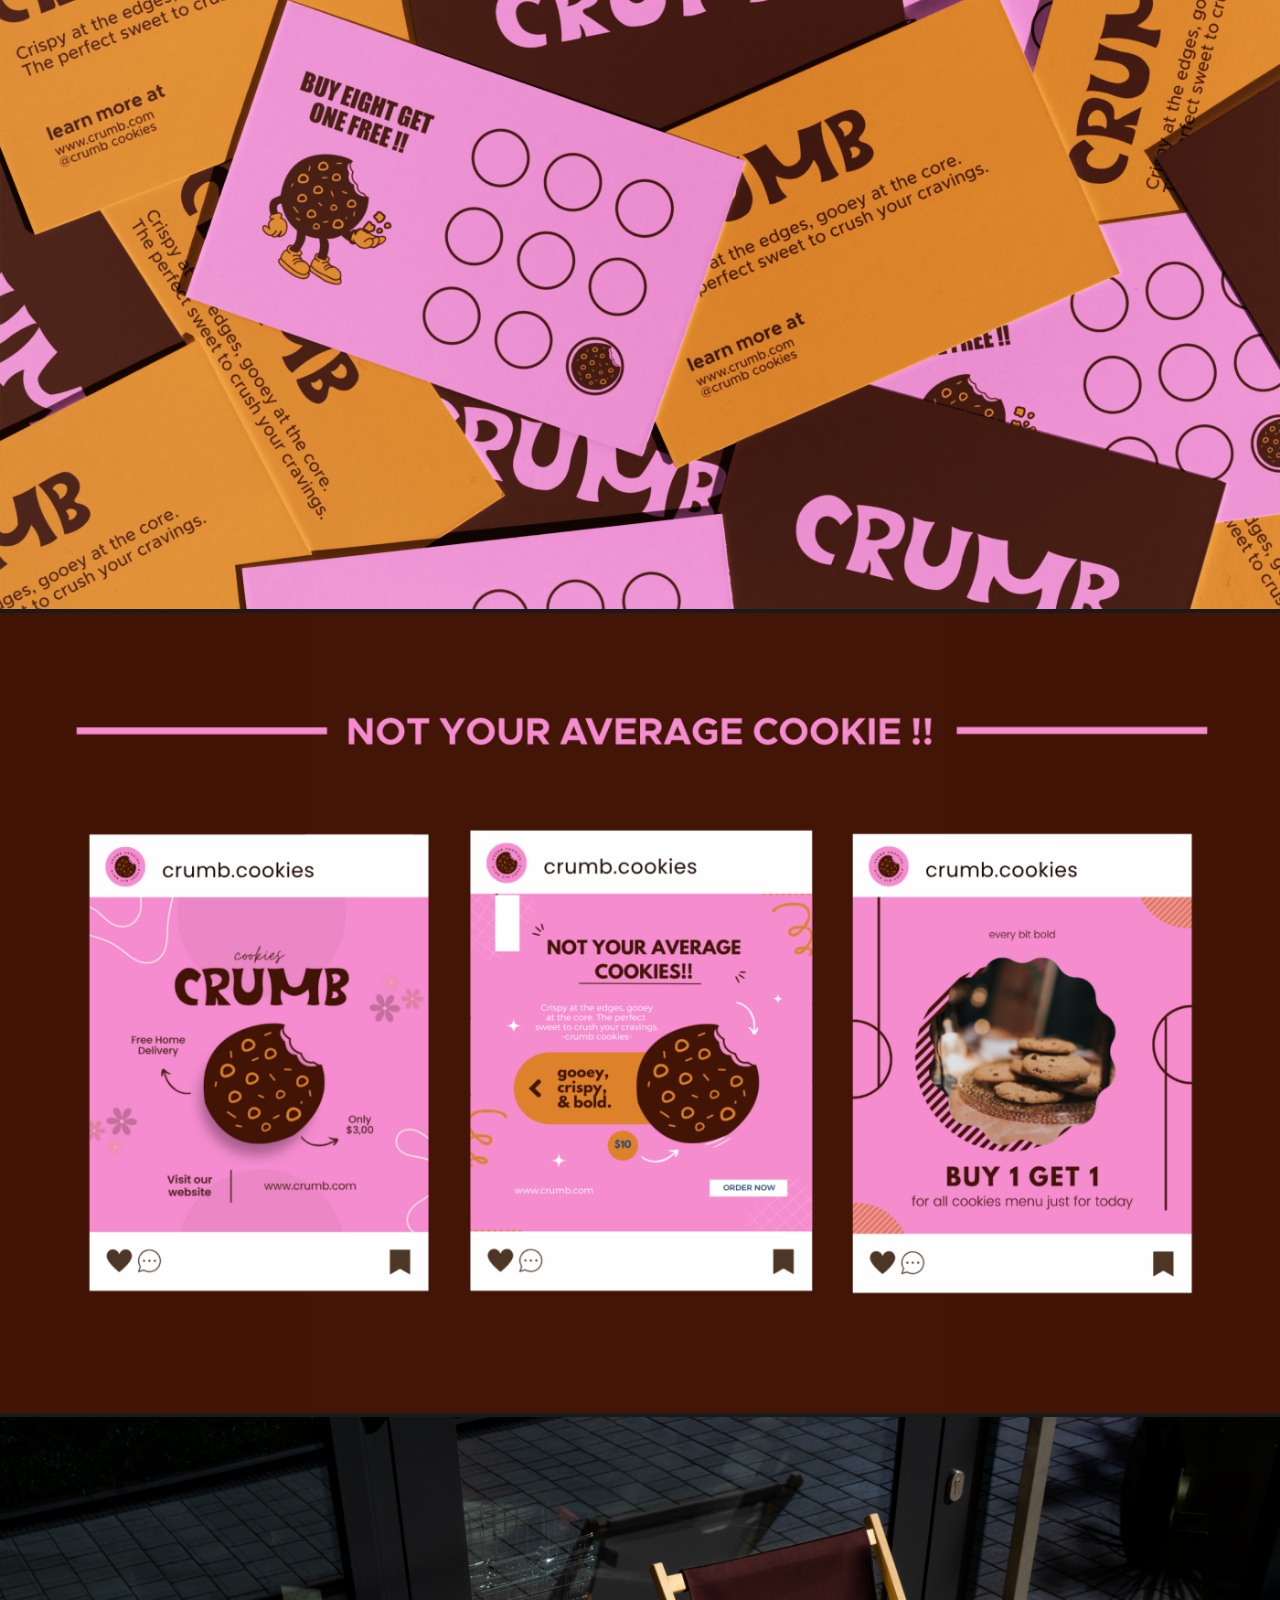
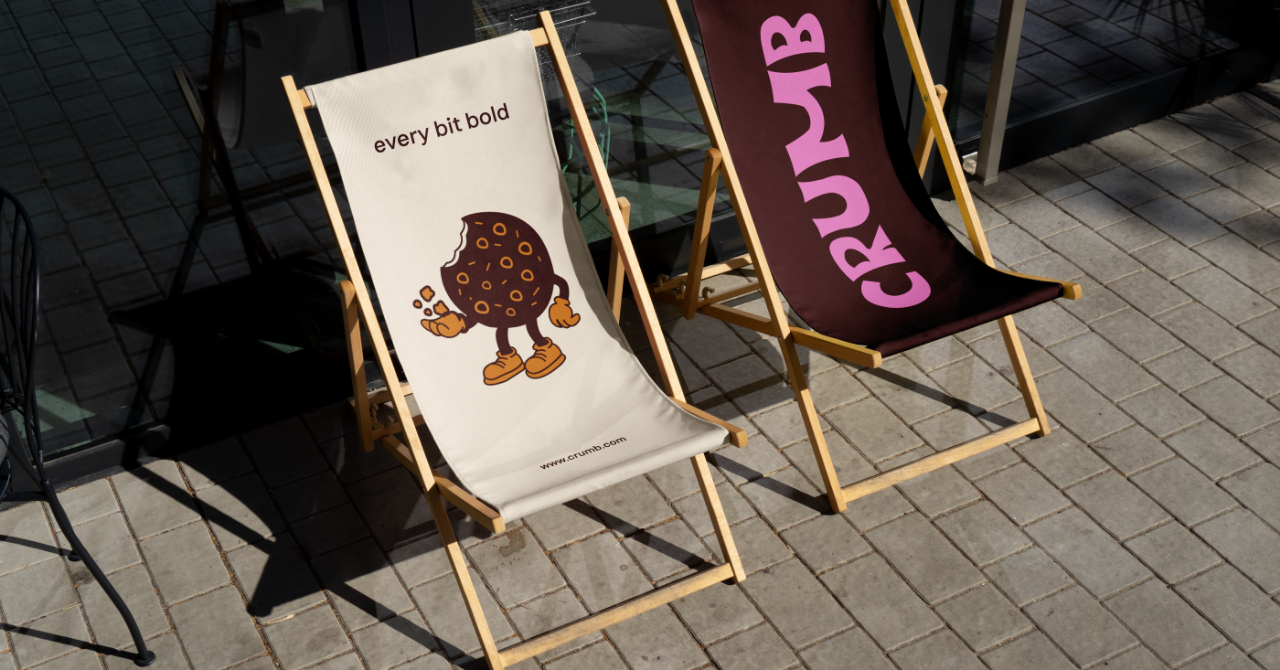
<file: crumb/crumb.html>
<!DOCTYPE html>
<html lang="en">
<head>
  <meta charset="UTF-8" />
  <meta name="viewport" content="width=device-width, initial-scale=1.0"/>
  <title>Project Name</title>
  <style>
    * { margin: 0; padding: 0; box-sizing: border-box; }

    body {
      background: #1a1a1a;
      font-family: sans-serif;
    }


    /* ── IMAGES ── */
    .gallery img {
      width: 100%;
      display: block;
      /* no gap between images, pure scroll */
    }

    /* optional: tiny gap between images so they feel separate */
    .gallery img + img {
      margin-top: 4px;
    }

  </style>
</head>
<body>



  <div class="gallery">
    <!-- 
      Add as many <img> tags as you want.
      Just drop your images in the same folder and update the src.
    -->
    <img src="image1-2.png" alt="" />
    <img src="rect1-7.png" alt="" />
    <img src="rect1-7-7.png" alt="" />
    <img src="g37-8-4-6-31.png" alt="" />
    <img src="g25.png" alt="" />
    <img src="image1.png" alt="" />
    <img src="image1-73.png" alt="" />
    <img src="image1-1.png" alt="" />
    <img src="image1-7.png" alt="" />

  </div>

</body>
</html>
</file>
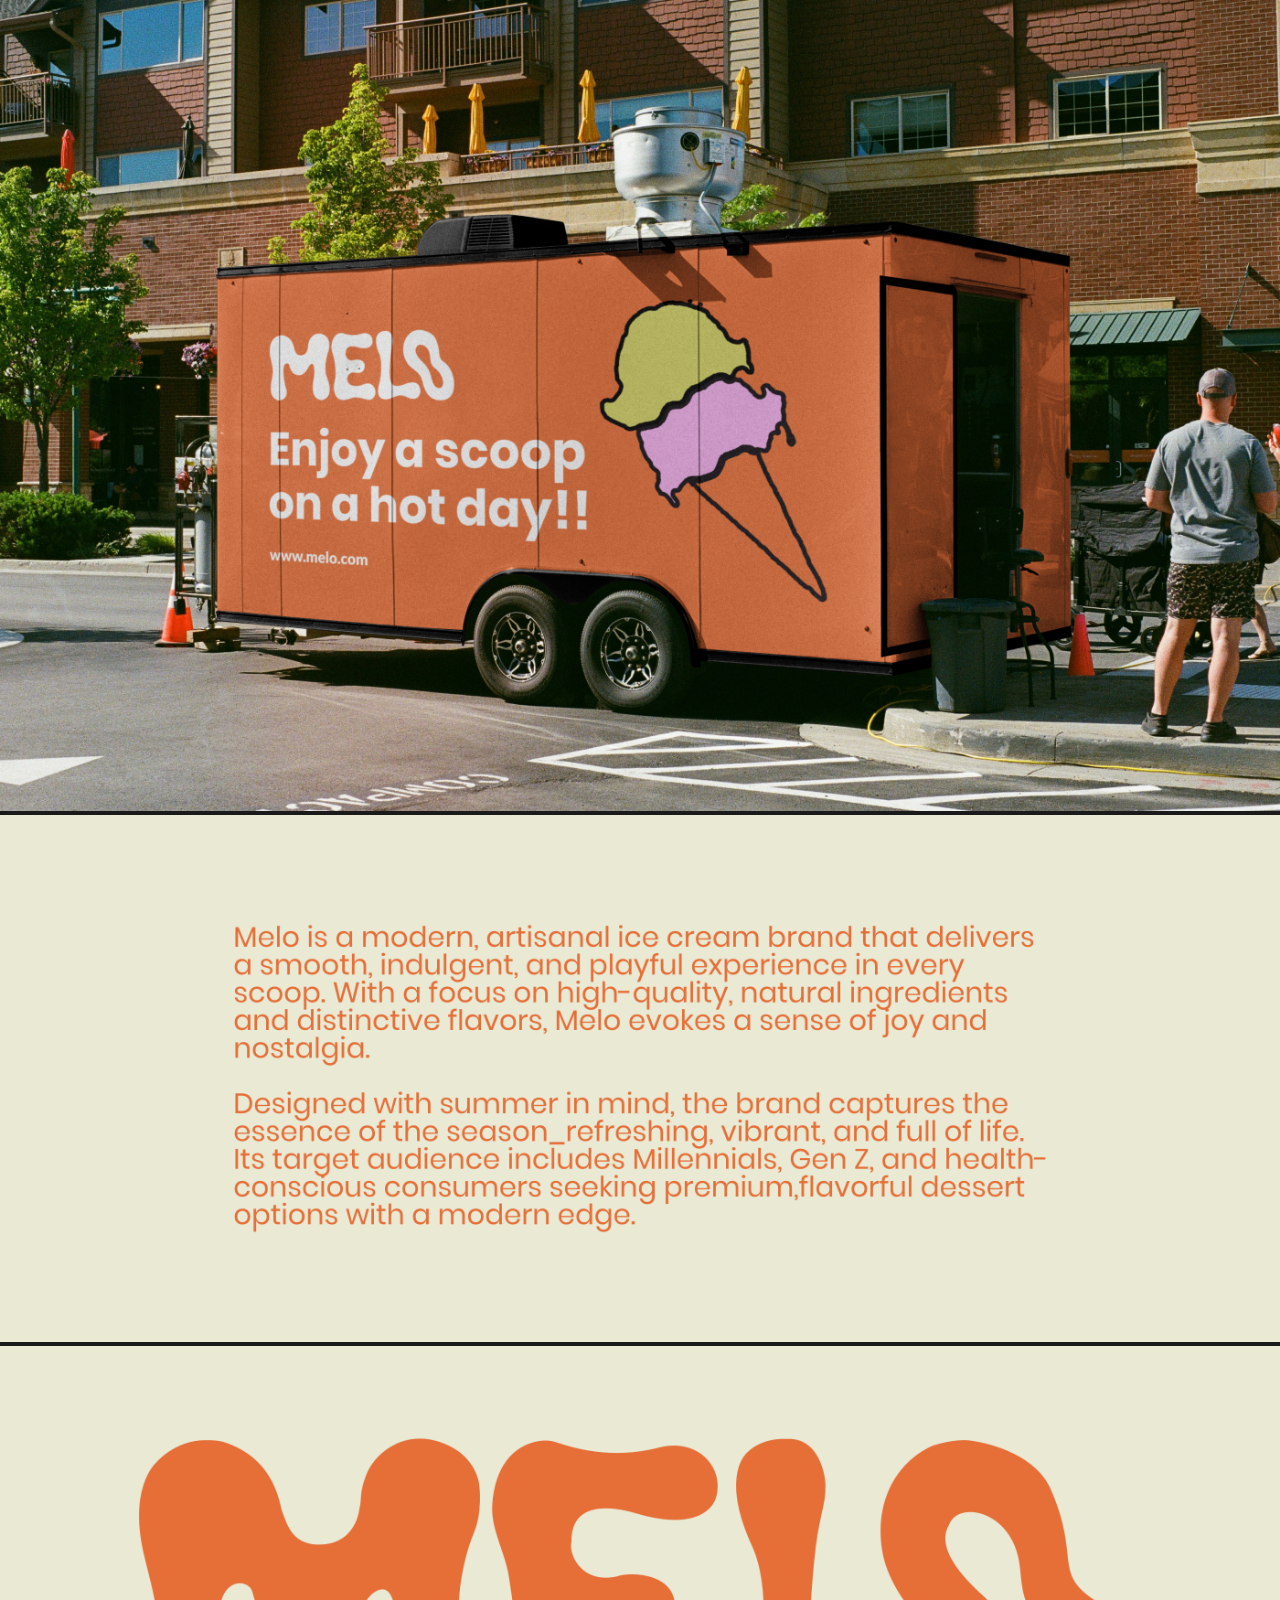
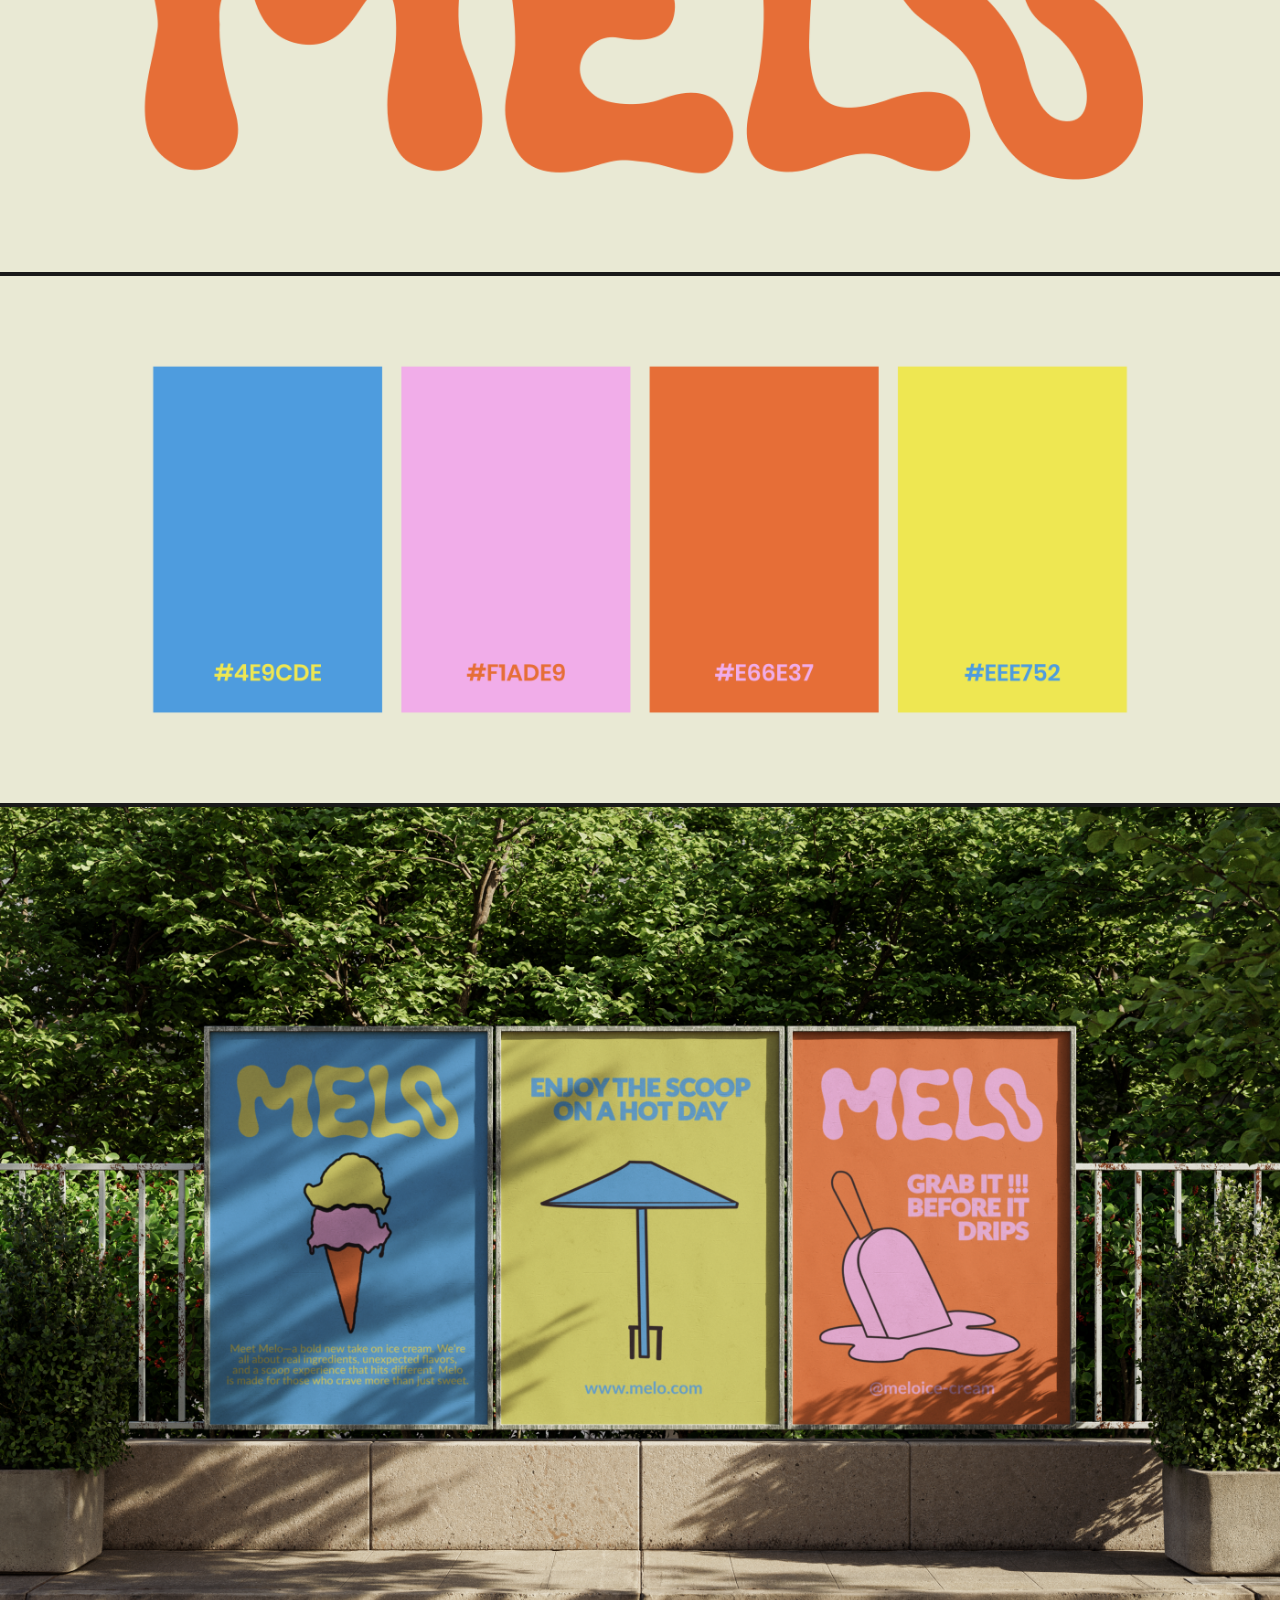
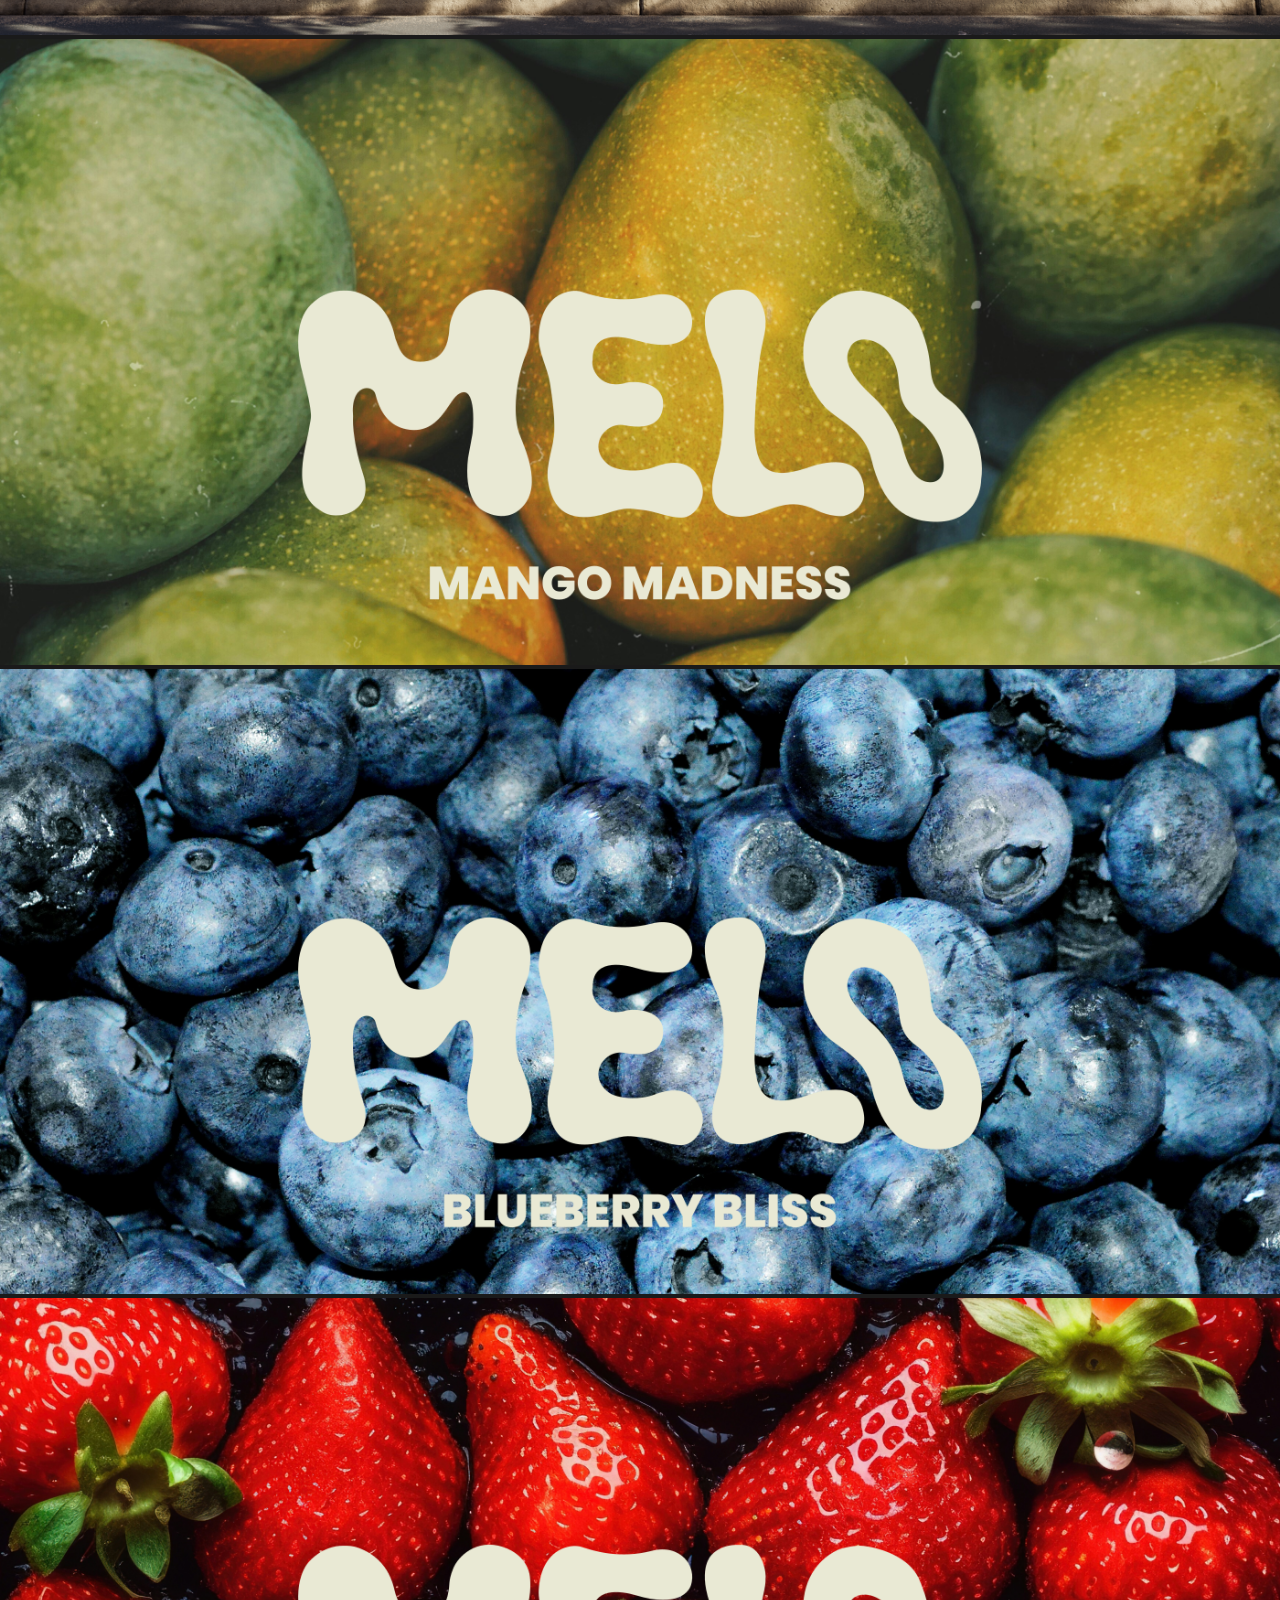
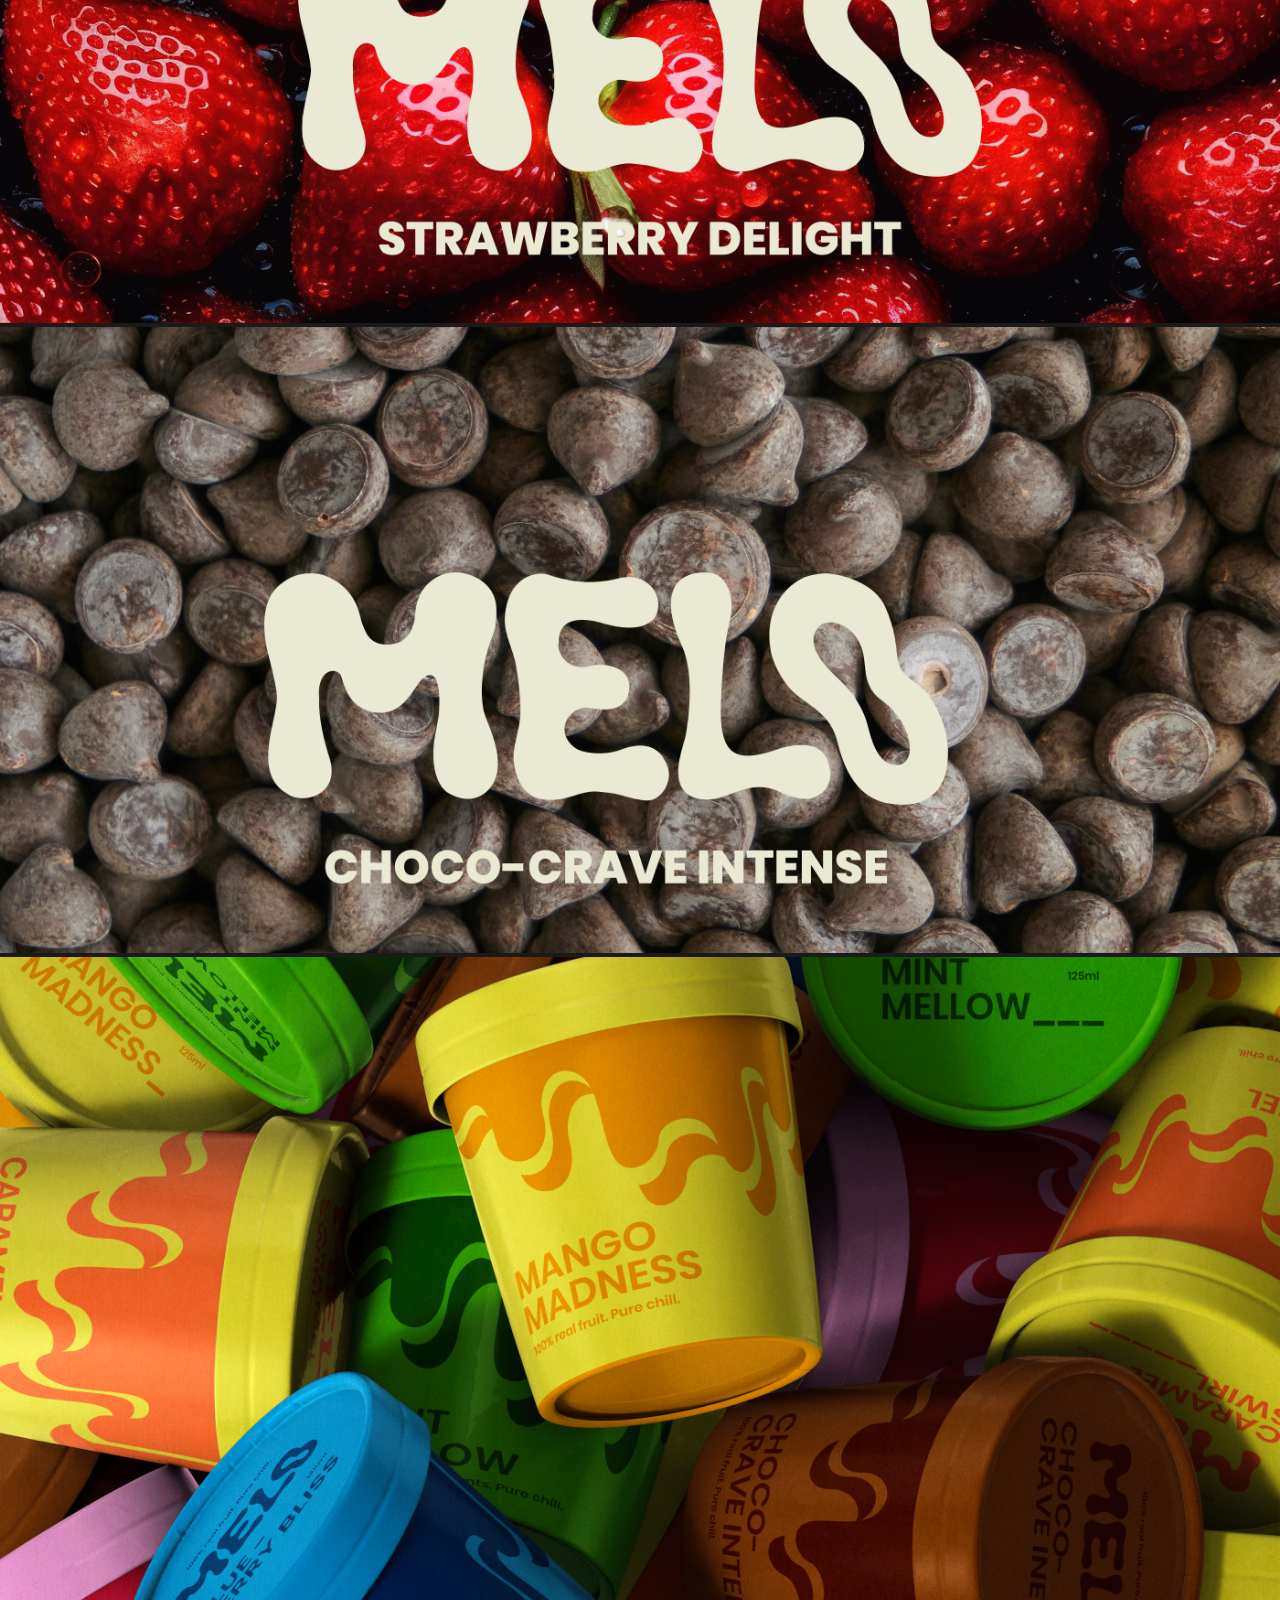
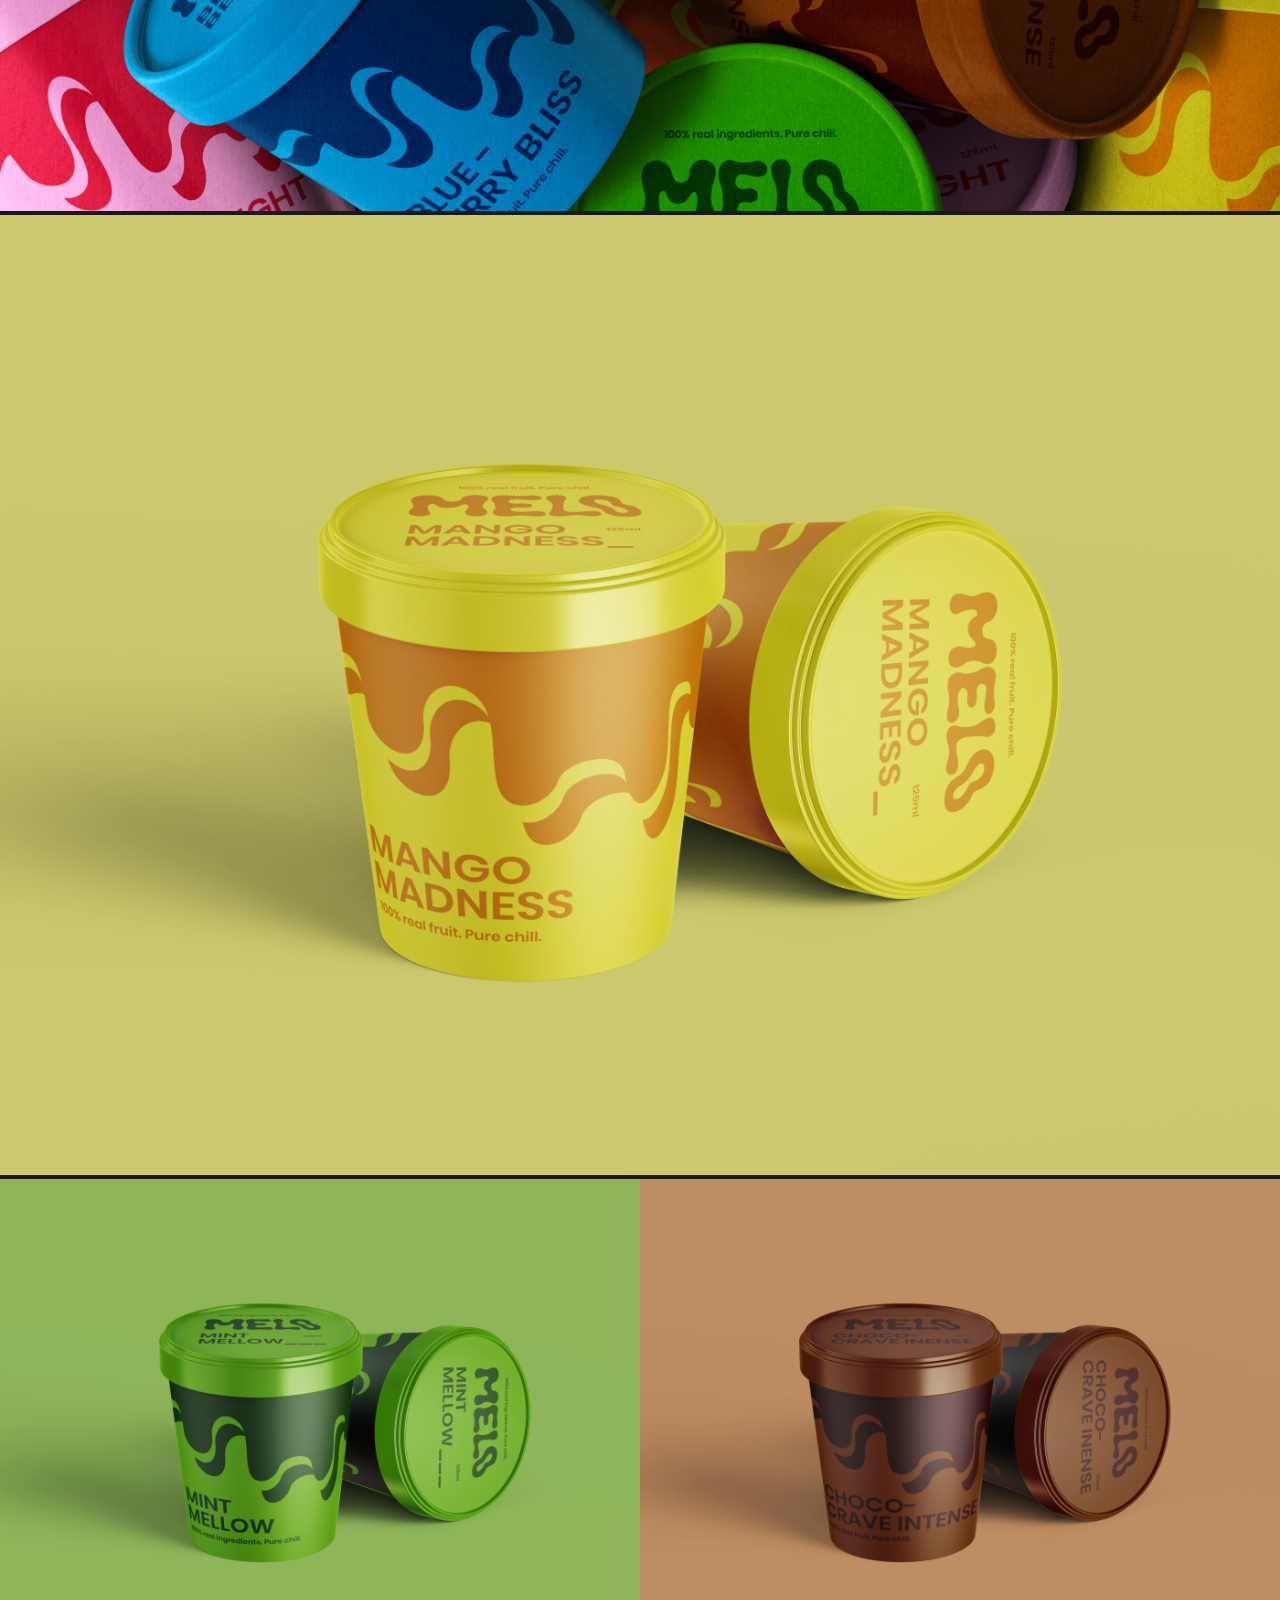
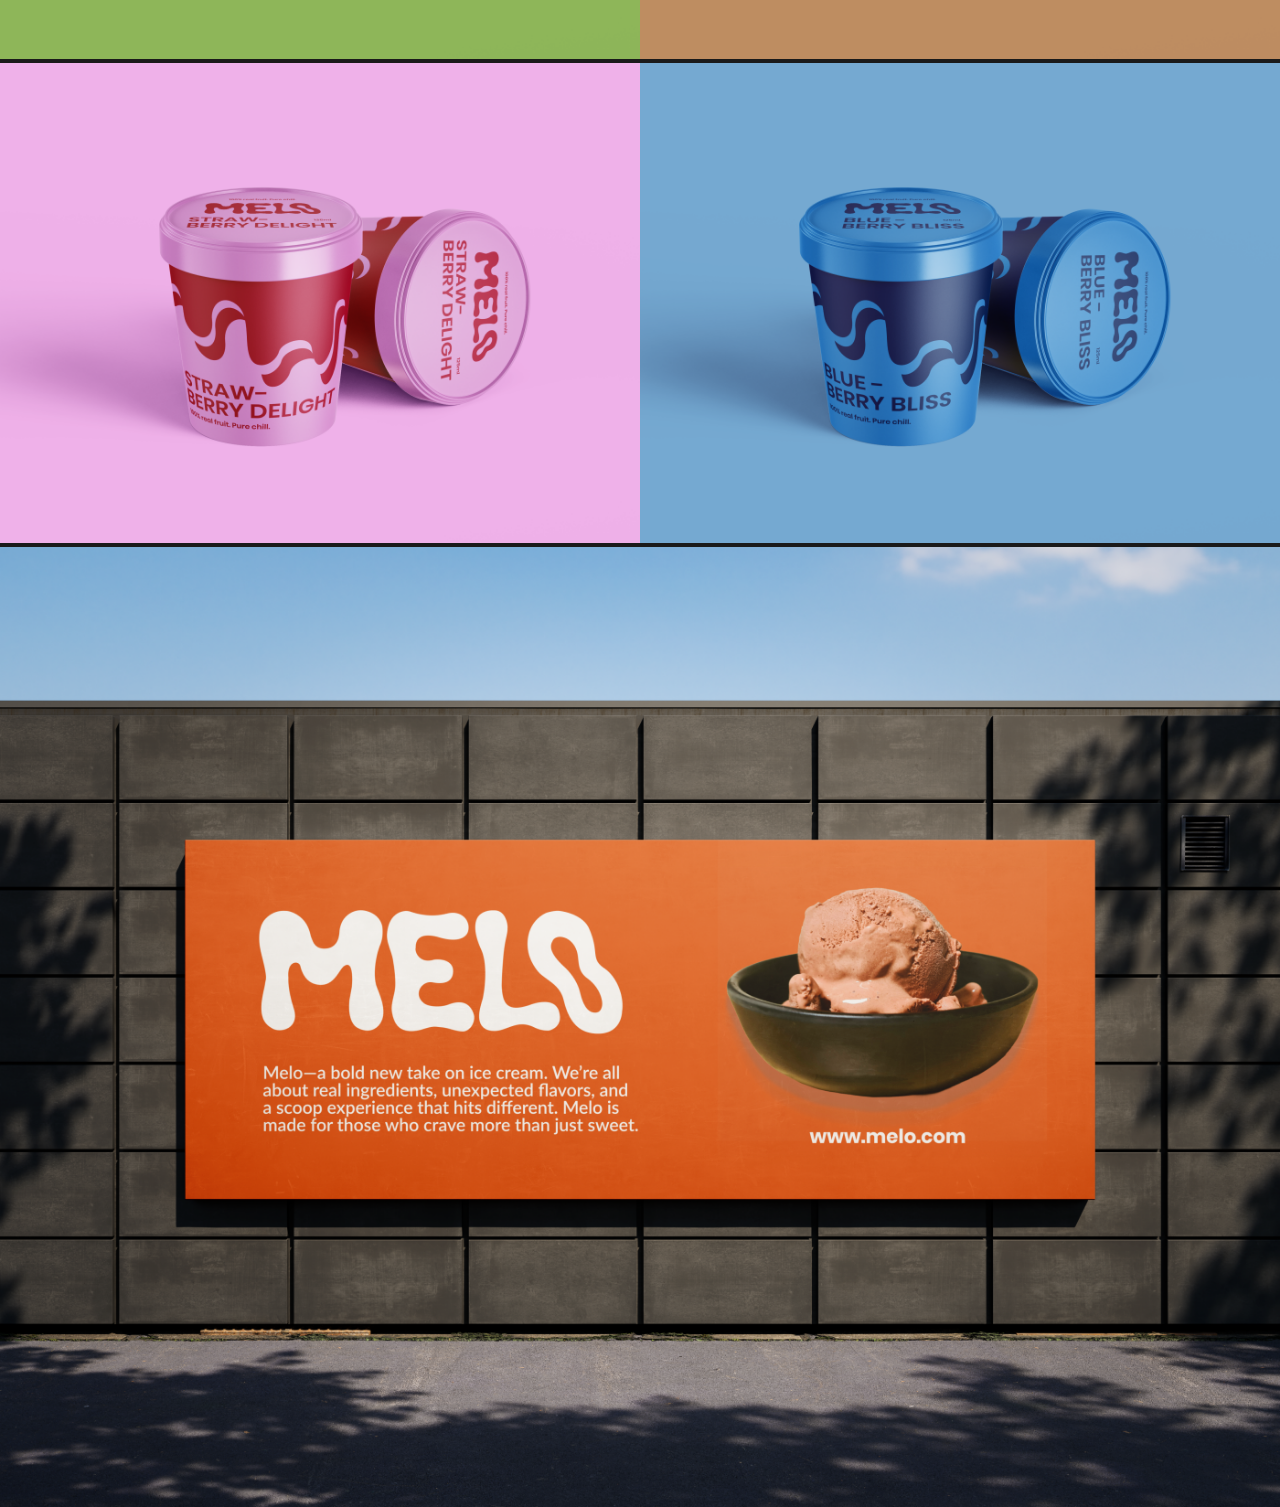
<file: melo/melo.html>
<!DOCTYPE html>
<html lang="en">
<head>
  <meta charset="UTF-8" />
  <meta name="viewport" content="width=device-width, initial-scale=1.0"/>
  <title>Project Name</title>
  <style>
    * { margin: 0; padding: 0; box-sizing: border-box; }

    body {
      background: #1a1a1a;
      font-family: sans-serif;
    }


    /* ── IMAGES ── */
    .gallery img {
      width: 100%;
      display: block;
      /* no gap between images, pure scroll */
    }

    /* optional: tiny gap between images so they feel separate */
    .gallery img + img {
      margin-top: 4px;
    }

  </style>
</head>
<body>



  <div class="gallery">
    <!-- 
      Add as many <img> tags as you want.
      Just drop your images in the same folder and update the src.
    -->
    <img src="slide 1.png" alt="" />
    <img src="slide 2.png" alt="" />
    <img src="slide 3.png" alt="" />
    <img src="slide 4.png" alt="" />
    <img src="slide 5.png" alt="" />
    <img src="slide 6.png" alt="" />
    <img src="slide 7.png" alt="" />
    <img src="slide 8.png" alt="" />
    <img src="slide 9.png" alt="" />
    <img src="slide 10.png" alt="" />
    <img src="slide 11.png" alt="" />
    <img src="slide 12.png" alt="" />
    <img src="slide 13.png" alt="" />
    <img src="slide 14.png" alt="" />

  </div>

</body>
</html>
</file>
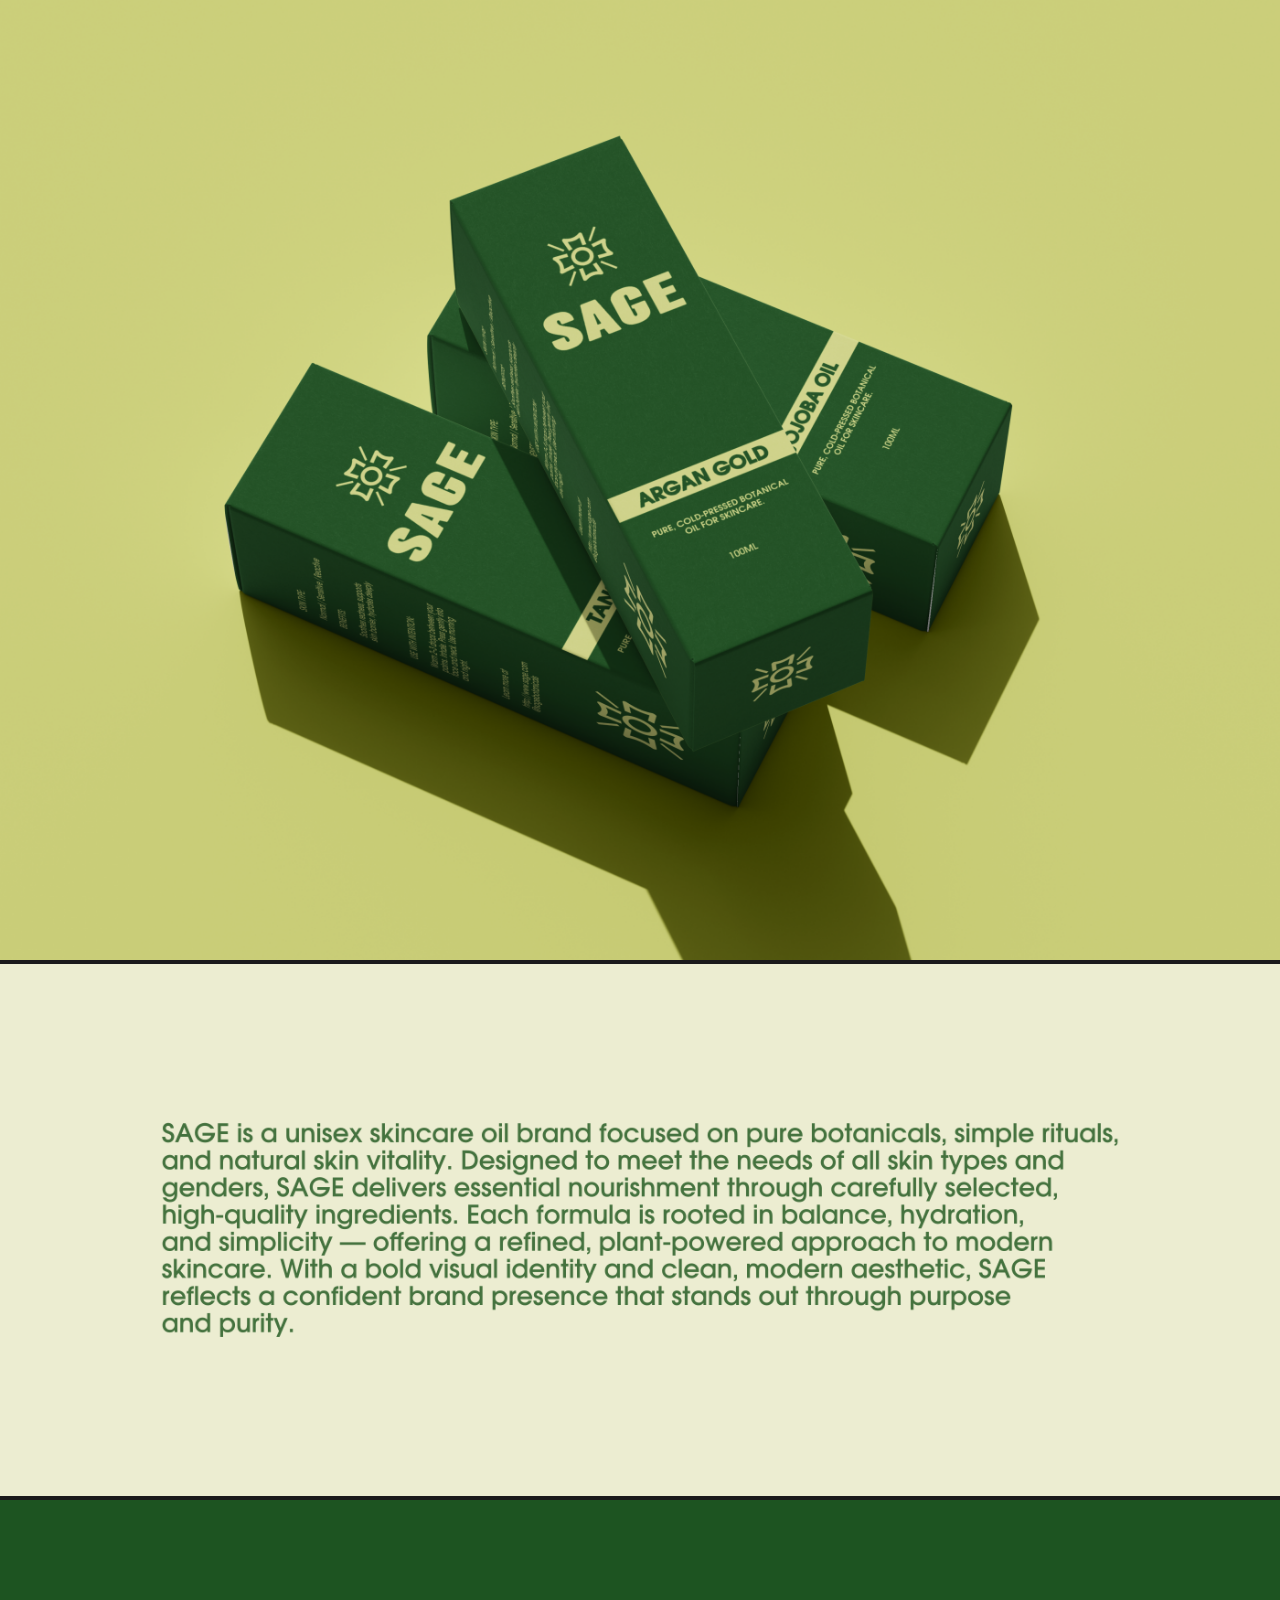
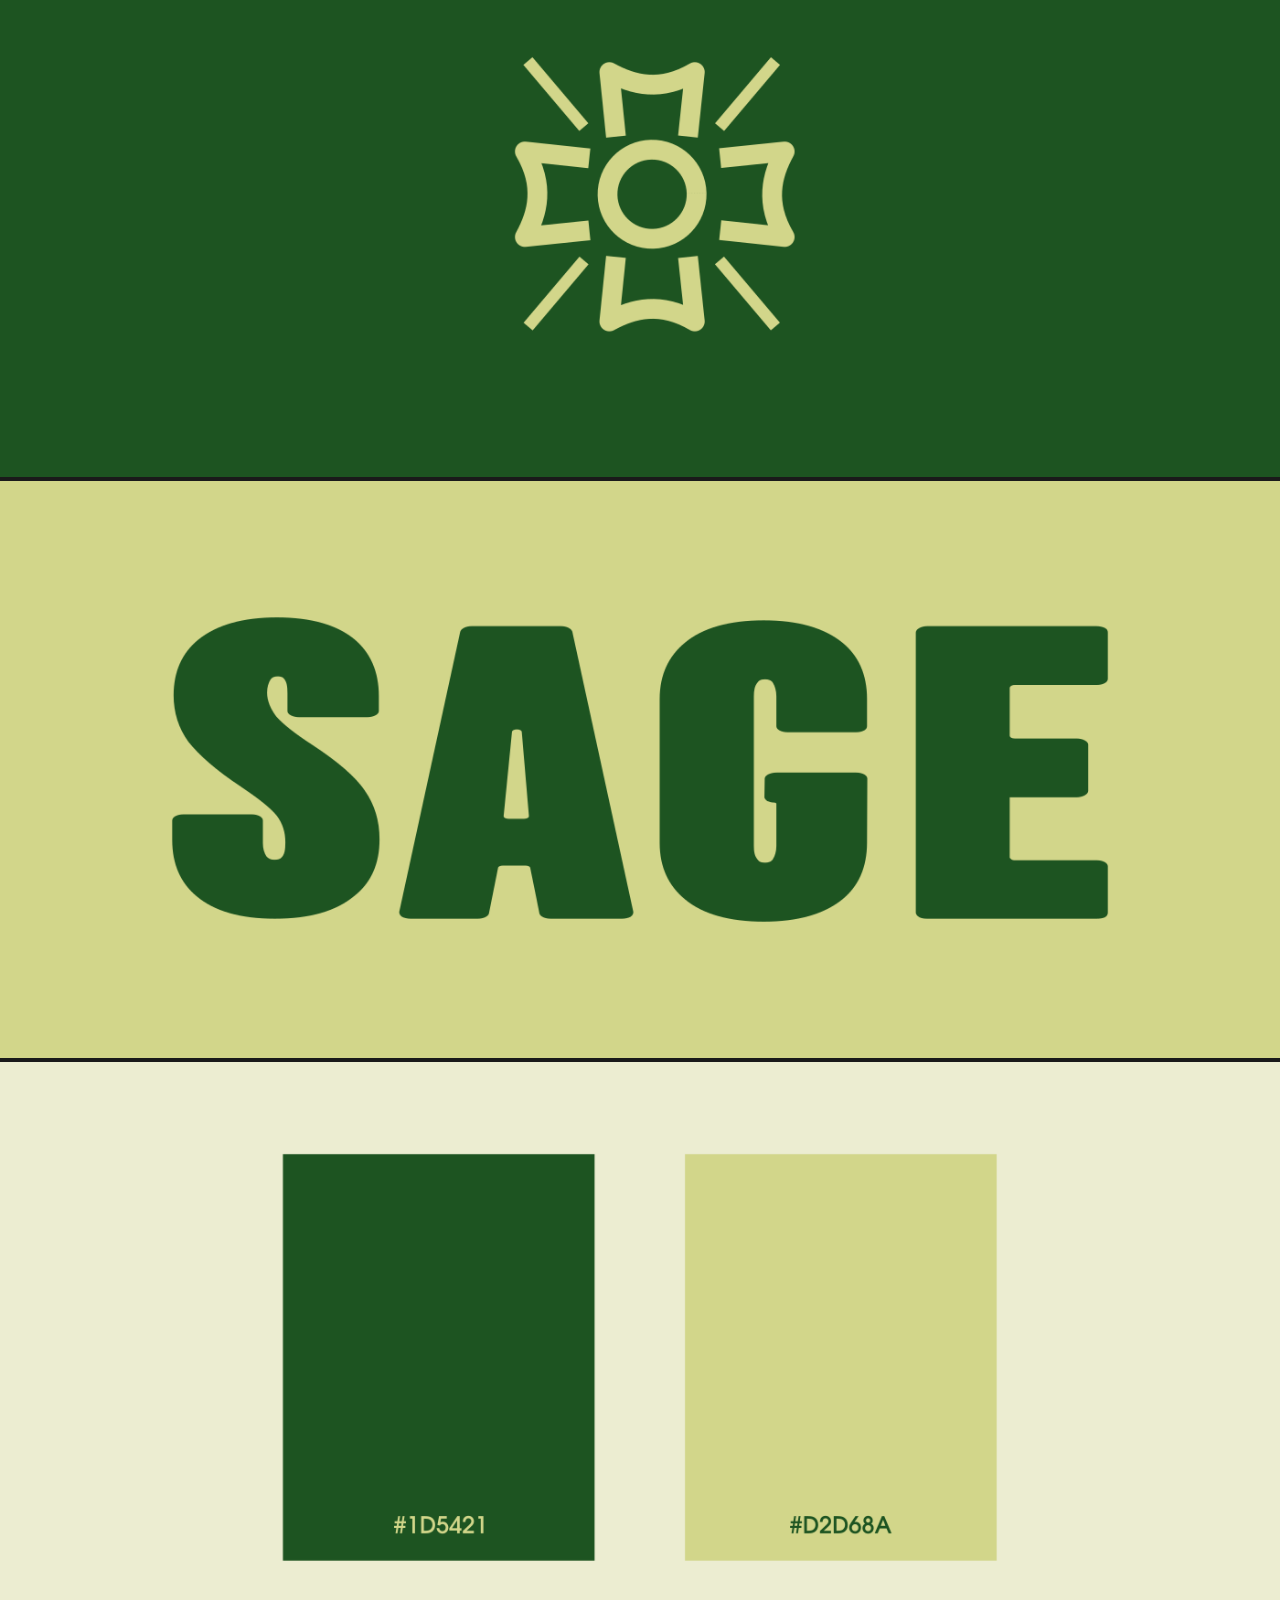
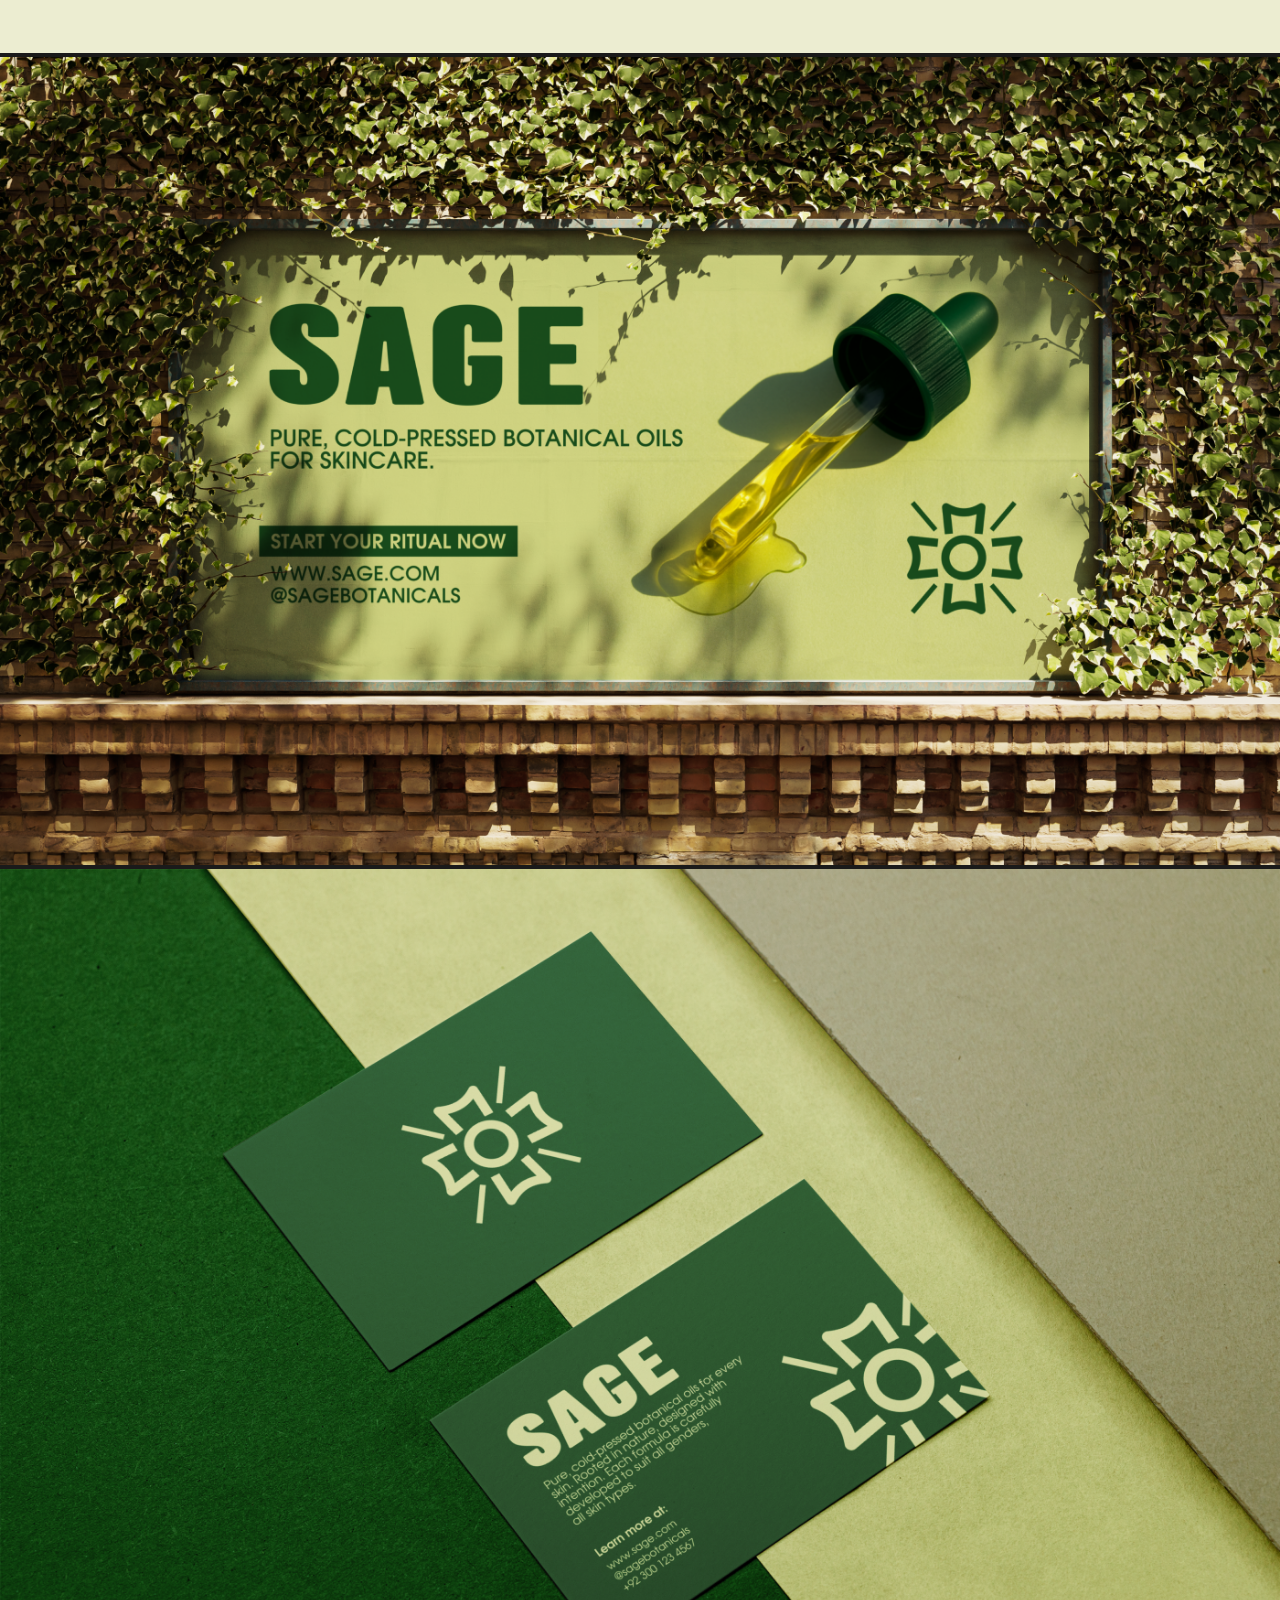
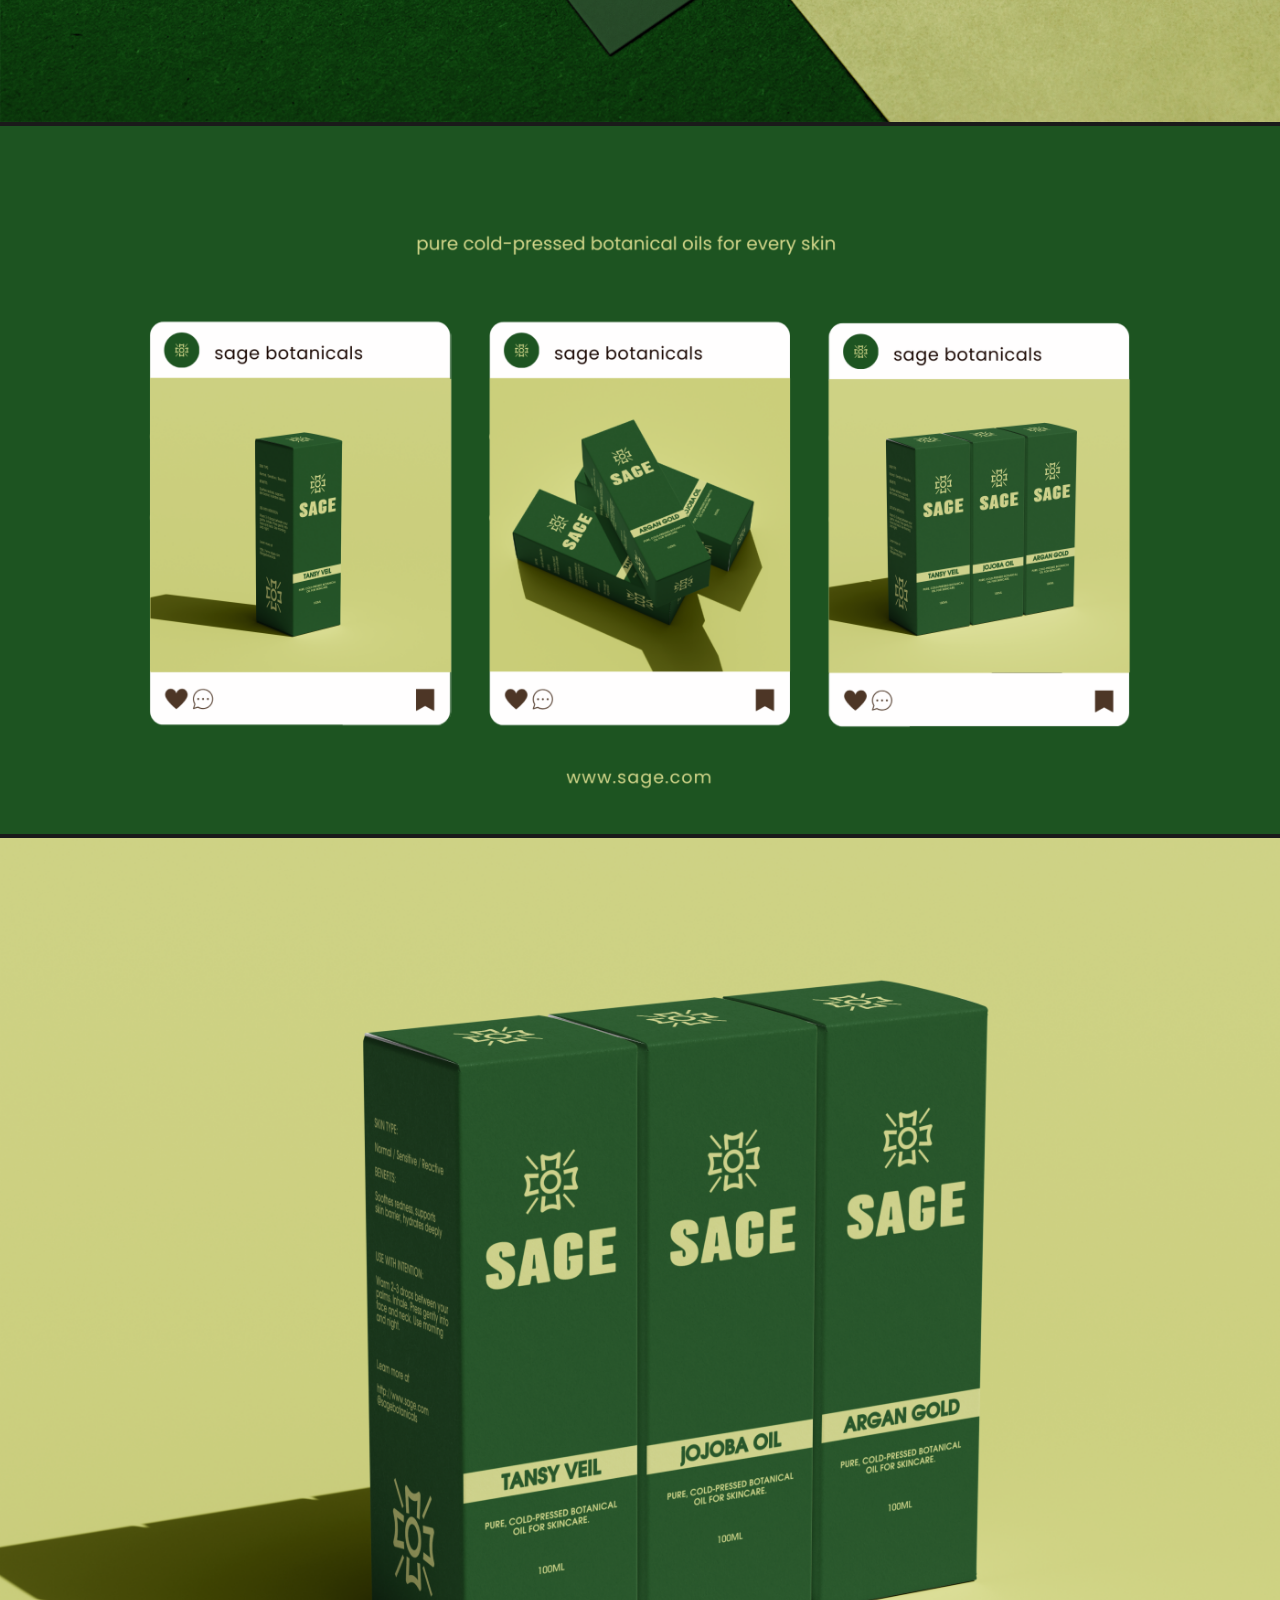
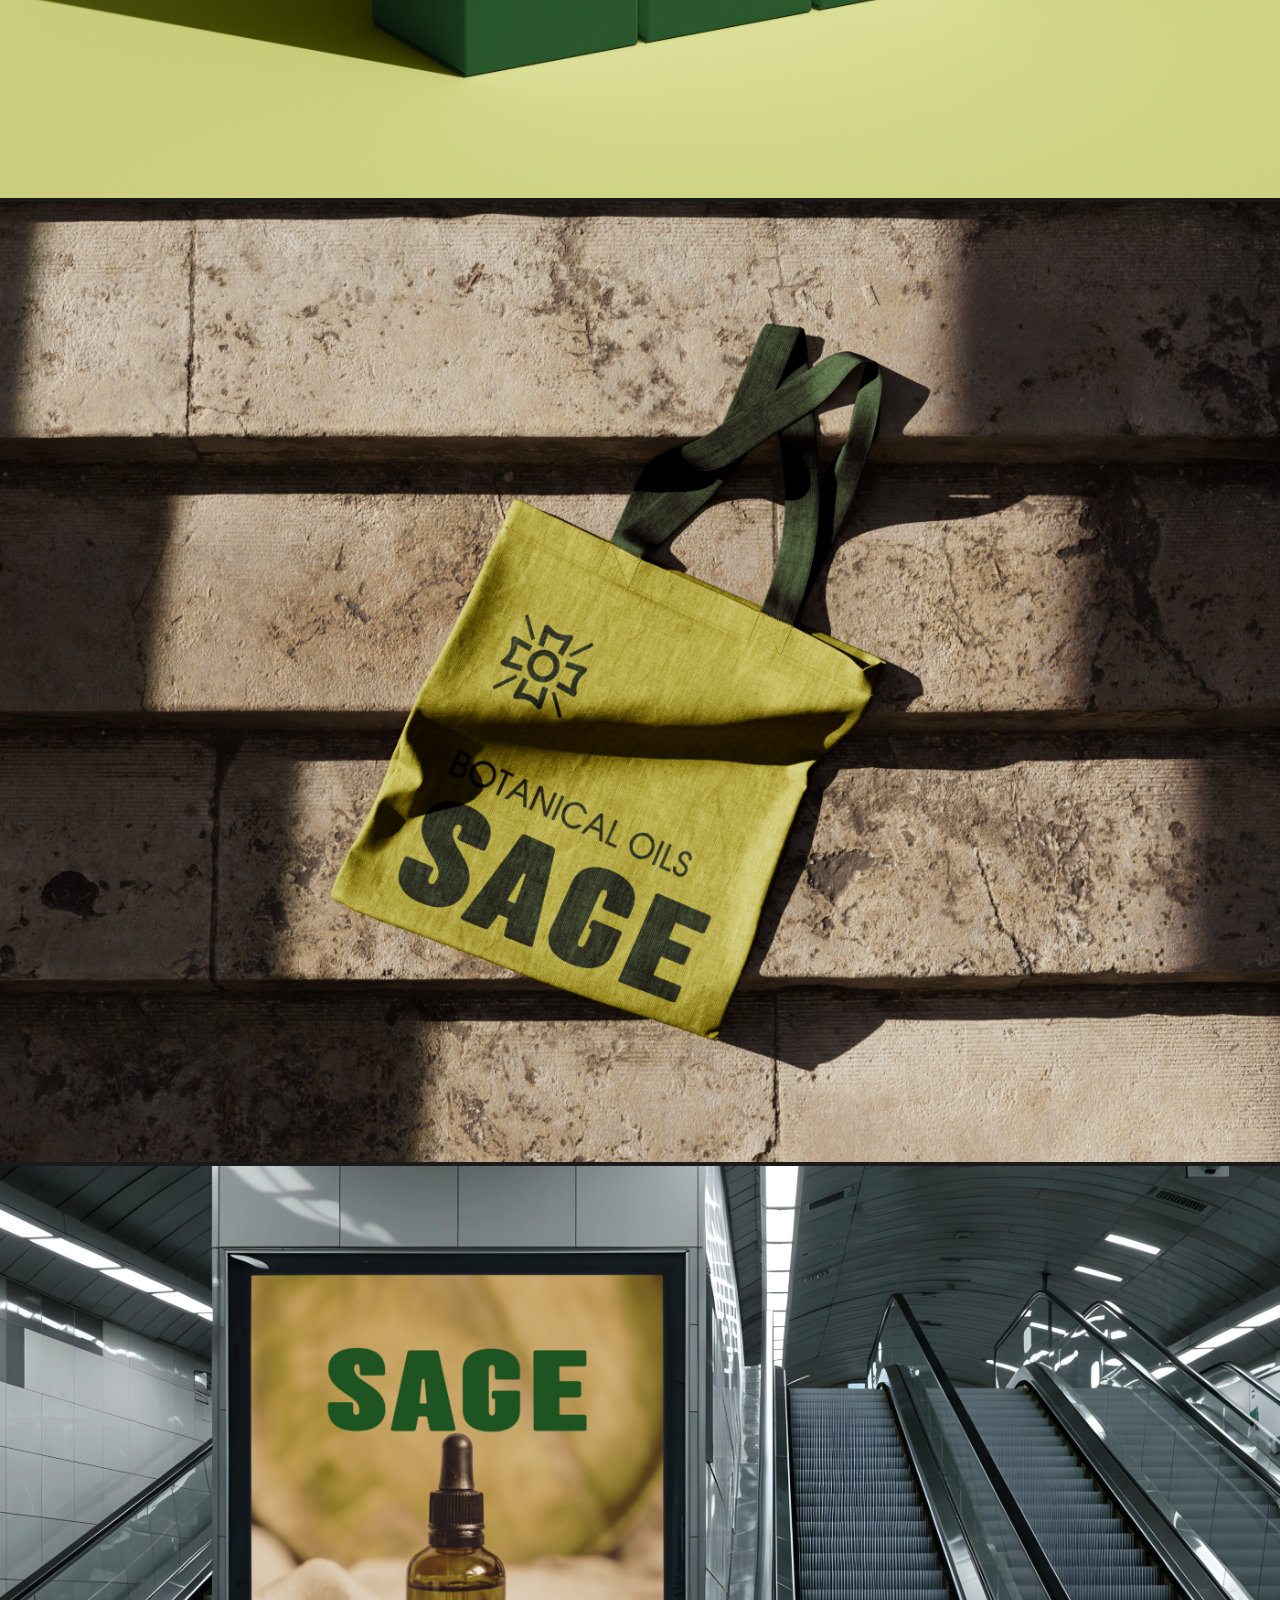
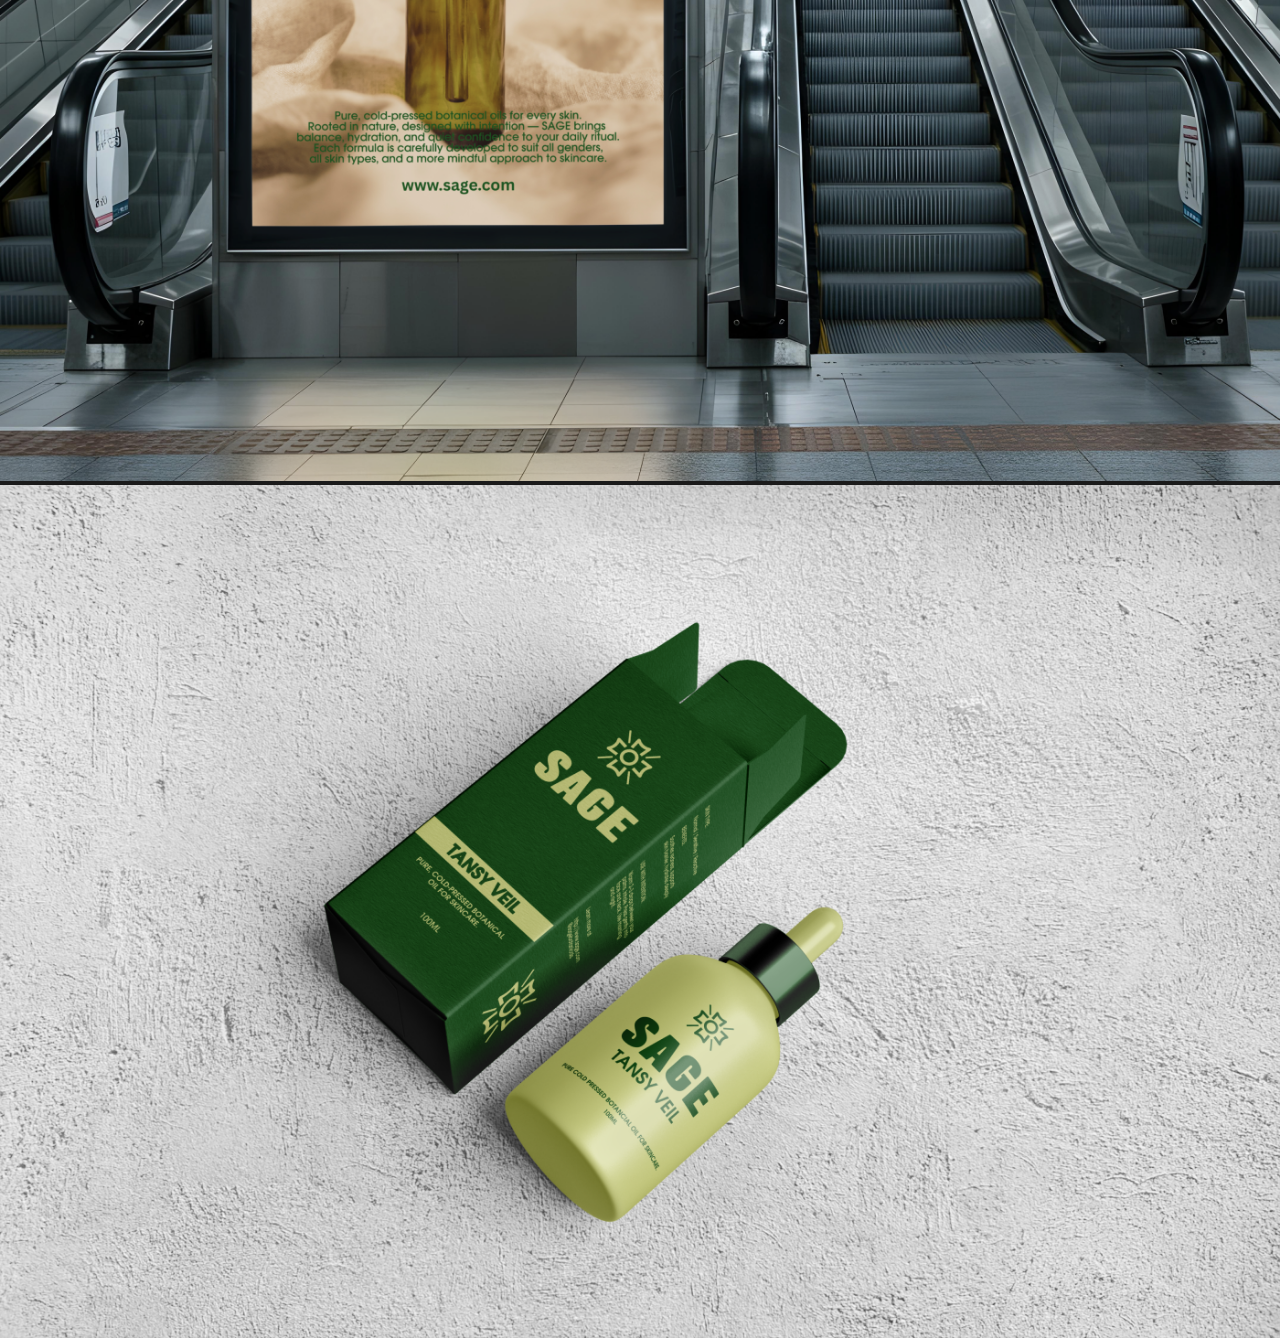
<file: sage/sage.html>
<!DOCTYPE html>
<html lang="en">
<head>
  <meta charset="UTF-8" />
  <meta name="viewport" content="width=device-width, initial-scale=1.0"/>
  <title>Project Name</title>
  <style>
    * { margin: 0; padding: 0; box-sizing: border-box; }

    body {
      background: #1a1a1a;
      font-family: sans-serif;
    }


    /* ── IMAGES ── */
    .gallery img {
      width: 100%;
      display: block;
      /* no gap between images, pure scroll */
    }

    /* optional: tiny gap between images so they feel separate */
    .gallery img + img {
      margin-top: 4px;
    }

  </style>
</head>
<body>



  <div class="gallery">
    <!-- 
      Add as many <img> tags as you want.
      Just drop your images in the same folder and update the src.
    -->
    <img src="SLIDE 1.png" alt="" />
    <img src="slide 2.png" alt="" />
    <img src="slide 3.png" alt="" />
    <img src="slide 4.png" alt="" />
    <img src="slide 5.png" alt="" />
    <img src="slide 6.png" alt="" />
    <img src="slide 7.png" alt="" />
    <img src="slide 8.png" alt="" />
    <img src="slide 9.png" alt="" />
    <img src="slide 10.png" alt="" />
    <img src="slide 11.png" alt="" />
    <img src="slide 12.png" alt="" />

  </div>

</body>
</html>
</file>
<file: style.css>
*, *::before, *::after{
    margin: 0;
    padding: 0;
}
:root{
    --pink: #BF668D;
    --bg: #211F1F;
    --white: white;
    --nav-height: 77px;
}
    
html{
    scroll-behavior: smooth;
    scroll-snap-type: y mandatory;
}

body{
    background-color: var(--bg);
    color: var(--white);
    font-family: "Inter", sans-serif;
}

nav{
    height: var(--nav-height);
    background-color: var(--pink);
    position: fixed;
    top: 0;
    left: 0;
    right: 0;
    display: flex;
    align-items: center;
    justify-content: flex-end;
    gap: 36px;
    padding: 0 80px;
    z-index: 100;
}
nav a{
    font-family: 'Inter', sans-serif;
    font-size: 16px;
    font-weight: 400;
    color: var(--white);
    text-decoration: none;
    transition: opacity 0.2s;
}
nav a:hover{
    opacity: 0.7;
}

#home{
    scroll-snap-align: start;
    min-height: 100vh;
    padding-top: var(--nav-height);
    display: flex;
    flex-direction: column;
    justify-content: space-between;
    padding-left: 100px;
}
.hero-content{
    padding-top: 135px;
    flex: 1;
}
.hero-label{
    font-family: 'poppins',sans-serif;
    font-size: 22px;
    font-weight: 600;
    color: var(--pink);
    text-align: left;
    margin-bottom: 0px;
    letter-spacing: 0.15em;
}
#home h1{
    font-family: 'poppins',sans-serif;
    font-size: 6.3vw;
    font-weight: 900;
    margin-bottom: 150px;
    margin-top: 0px;
    line-height: 1;
}
.hero-intro{
    max-width: 700px;
    font-family: 'inter',sans-serif;
    font-size: 20px;
    font-weight: 400;
    text-align: justify;
}
.name-highlight{
    color: var(--pink);
    font-weight: 500;
}
.hero-socials{
    display: flex;
    justify-content: flex-end;
    align-items: center;
    gap: 22px;
    padding-right: 80px;
    margin-top: 155px;
}
.hero-socials a {
    color: var(--white);
    transition: color 0.2s, transform 0.2s;
    font-size: 18px;
}
.hero-socials a:hover {
    color: var(--pink);
    transform: translateY(-3px);
}
#home img{
    height: 24px;
    width: 24px;
}

#about {
    scroll-snap-align: start;
    min-height: 100vh;
    padding-top: var(--nav-height);
    display: flex;
    flex-direction: column;
    padding-left: 100px;
}
.about{
    display: flex;
    align-items: flex-start;
    gap: 500px;
}
#about h1{
    padding-top: 135px;
    font-family: 'poppins',sans-serif;
    font-size: 6.3vw;
    font-weight: 900;
    margin-bottom: 150px;
    margin-top: 0px;
    line-height: 1;
}
.about-text{
    flex: 1;
    max-width: 800px;
    font-family: 'inter',sans-serif;
    font-size: 20px;
    font-weight: 400;
    text-align: justify;
}
.about-socials{
    display: flex;
    align-items: center;
    gap: 22px;
    padding-right: 80px;
    flex-direction: column;
}
.about-socials a {
    color: var(--white);
    font-size: 18px;
    transition: color 0.2s, transform 0.2s;
}
.about-socials a:hover {
    color: var(--pink);
    transform: translateX(3px);
}

#skills {
    scroll-snap-align: start;
    min-height: 100vh;
    padding-top: var(--nav-height);
    display: flex;
    flex-direction: column;
    padding-left: 100px;
}
#skills h1{
    padding-top: 135px;
    font-family: 'poppins',sans-serif;
    font-size: 6.3vw;
    font-weight: 900;
    margin-top: 0px;
    line-height: 1;
}
.skills-body{
    display: flex;
    gap: 50px;
}
.skills-title{
    height: 53px;
    width: 360px;
    background-color: var(--pink);
    align-content: space-around;
}
#skills p{
    margin-bottom: 150px;
    margin-top: 20px;
}
#skills h2{
    padding-left: 20px;
}
#skills li{
    padding-left: 20px;
}
.tools-title{
    height: 53px;
    width: 360px;
    background-color: var(--pink);
    align-content: space-around;
}
.learning-title{
    height: 53px;
    width: 360px;
    background-color: var(--pink);
    align-content: space-around;
}
ul{
    list-style: none;
    margin-top: 20px;
}

.placeholder {
    min-height: 100vh;
    display: flex;
    align-items: center;
    justify-content: center;
    scroll-snap-align: start;
}
.placeholder p {
    font-family: 'Inter', sans-serif;
    font-size: 18px;
    color: rgba(255, 255, 255, 0.35);
}

#projects {
    scroll-snap-align: start;
    min-height: 100vh;
    padding-top: var(--nav-height);
    display: flex;
    flex-direction: column;
    padding-left: 100px;
}
#projects p{
    margin-top: 17px;
}
#projects h1{
    padding-top: 85px;
    font-family: 'poppins',sans-serif;
    font-size: 6.3vw;
    font-weight: 900;
    margin-top: 0px;
    line-height: 1;
}
.projects-body{
    display: flex;
    gap: 414px;
}
.project-categories{
    display: flex;
    gap: 700px;
    margin-top: 70px;
    margin-bottom: 20px;
}
.tech{
    width: 350px;
    height: 350px;
    display: grid;
    grid-template-columns: 1fr 1fr;
    gap: 20px;
}
.tech-1, .tech-2, .tech-3, .tech-4 {
    width: 137px;
    height: 137px;
    background-color: #2a2828;
    border-radius: 18px;
    border: 1px solid rgba(255, 255, 255, 0.05);
}
.design{
    width: 350px;
    height: 350px;
    display: grid;
    grid-template-columns: 1fr 1fr;
    gap: 20px;
}
.design-1, .design-2, .design-3, .design-4 {
    width: 137px;
    height: 137px;
    background-color: #2a2828;
    border-radius: 18px;
    border: 1px solid rgba(255, 255, 255, 0.05);
}

/* ---- Box link & labels ---- */
.box-link {
    display: flex;
    flex-direction: column;
    justify-content: center;
    align-items: center;
    text-align: center;
    width: 100%;
    height: 100%;
    text-decoration: none;
    border-radius: 18px;
    transition: opacity 0.2s, transform 0.2s;
}
.box-link:hover {
    opacity: 0.8;
    transform: scale(1.05);
}
.box-label {
    font-family: 'Inter', sans-serif;
    font-size: 0.8rem;
    font-weight: 600;
    color: var(--pink);
    letter-spacing: 0.05em;
}
.box-type {
    font-size: 0.6rem;
    font-weight: 200;
    color: rgba(255,255,255,0.5);
    margin-top: 4px;
    text-transform: uppercase;
    letter-spacing: 0.08em;
}

/* ---- Modals ---- */
.modal {
    display: none;
    position: fixed;
    top: 0;
    left: 0;
    width: 100%;
    height: 100%;
    background: rgba(0, 0, 0, 0.7);
    z-index: 200;
    align-items: center;
    justify-content: center;
}
.modal:target {
    display: flex;
}
.modal-box {
    background-color: #211F1F;
    border: 2px solid var(--pink);
    border-radius: 18px;
    padding: 60px 80px;
    text-align: center;
    position: relative;
}
.modal-box p {
    font-family: 'Poppins', sans-serif;
    font-size: 24px;
    font-weight: 900;
    color: var(--white);
    letter-spacing: 0.1em;
}
.modal-close {
    position: absolute;
    top: 16px;
    right: 20px;
    font-size: 18px;
    color: var(--white);
    text-decoration: none;
    transition: color 0.2s;
}
.modal-close:hover {
    color: var(--pink);
}


/* ============================================
   EXPERIENCE SECTION
   ============================================ */

#experience {
    scroll-snap-align: start;
    min-height: 100vh;
    padding-top: var(--nav-height);
    display: flex;
    flex-direction: column;
    padding-left: 100px;
    padding-right: 100px;
    padding-bottom: 80px;
}

#experience h1 {
    padding-top: 85px;
    font-family: 'Poppins', sans-serif;
    font-size: 6.3vw;
    font-weight: 900;
    margin-top: 0;
    line-height: 1;
}

.exp-subtitle {
    font-family: 'Inter', sans-serif;
    font-size: 15px;
    color: rgba(255, 255, 255, 0.45);
    margin-top: 14px;
    margin-bottom: 50px;
}

.experience-grid {
    display: grid;
    grid-template-columns: repeat(auto-fill, minmax(280px, 1fr));
    gap: 1.4rem;
}

.exp-card {
    background-color: #2a2828;
    border-radius: 18px;
    padding: 1.6rem 1.6rem 1.4rem;
    border: 1px solid rgba(255, 255, 255, 0.05);
    position: relative;
    overflow: hidden;
    transition: transform 0.3s ease, box-shadow 0.3s ease, border-color 0.3s ease;
    cursor: default;
}

.exp-card::before {
    content: '';
    position: absolute;
    inset: 0;
    background: radial-gradient(circle at top left, rgba(191, 102, 141, 0.2), transparent 65%);
    opacity: 0;
    transition: opacity 0.35s ease;
    pointer-events: none;
}

.exp-card:hover {
    transform: translateY(-5px) scale(1.015);
    box-shadow: 0 12px 40px rgba(0, 0, 0, 0.5), 0 0 0 1px var(--pink);
    border-color: var(--pink);
}

.exp-card:hover::before {
    opacity: 1;
}

.card-tag {
    display: inline-block;
    background: var(--pink);
    color: #fff;
    font-family: 'Inter', sans-serif;
    font-size: 0.65rem;
    font-weight: 600;
    letter-spacing: 0.08em;
    text-transform: uppercase;
    padding: 0.28rem 0.7rem;
    border-radius: 50px;
    margin-bottom: 0.9rem;
}

.card-title {
    font-family: 'Poppins', sans-serif;
    font-weight: 800;
    font-size: 1.2rem;
    line-height: 1.2;
    color: #fff;
    margin-bottom: 0.3rem;
}

.card-meta {
    font-family: 'Inter', sans-serif;
    font-size: 0.78rem;
    color: #c990aa;
    font-weight: 500;
    margin-bottom: 1rem;
    letter-spacing: 0.02em;
}

.card-divider {
    width: 32px;
    height: 2px;
    background: var(--pink);
    border-radius: 2px;
    margin-bottom: 1rem;
}

.card-list {
    list-style: none;
    margin-top: 0;
    display: flex;
    flex-direction: column;
    gap: 0.5rem;
}

.card-list li {
    font-family: 'Inter', sans-serif;
    font-size: 0.83rem;
    color: #b0b0b0;
    padding-left: 1rem;
    position: relative;
    line-height: 1.5;
}

.card-list li::before {
    content: '▸';
    position: absolute;
    left: 0;
    color: var(--pink);
    font-size: 0.7rem;
    top: 3px;
}

/* ============================================
   CONTACT SECTION  — two-column, one viewport
   ============================================ */

#contact {
    scroll-snap-align: start;
    height: 100vh;
    padding-top: var(--nav-height);
    box-sizing: border-box;
    display: flex;
    flex-direction: row;
    align-items: center;
    padding-left: 100px;
    padding-right: 100px;
    gap: 80px;
}

/* ── LEFT COLUMN: heading + subtitle + socials ── */
.contact-left {
    flex: 1;
    display: flex;
    flex-direction: column;
    justify-content: flex-start;
    gap: 0;
}

#contact h1 {
    font-family: 'Poppins', sans-serif;
    font-size: 6.3vw;
    font-weight: 900;
    line-height: 1;
    margin-bottom: 10px;
    
}

.contact-subtitle {
    font-family: 'Inter', sans-serif;
    font-size: 14px;
    color: rgba(255, 255, 255, 0.4);
    margin-bottom: 50px;
}

/* ── Social links ── */
.contact-socials {
    display: flex;
    flex-direction: column;
    gap: 18px;
}

.contact-social-link {
    display: flex;
    align-items: center;
    gap: 14px;
    text-decoration: none;
    transition: transform 0.2s ease;
}

.contact-social-link:hover {
    transform: translateX(6px);
}

.contact-icon-wrap {
    width: 40px;
    height: 40px;
    border-radius: 10px;
    background-color: #2a2828;
    border: 1px solid rgba(255, 255, 255, 0.07);
    display: flex;
    align-items: center;
    justify-content: center;
    color: var(--pink);
    font-size: 0.95rem;
    flex-shrink: 0;
    transition: background-color 0.2s ease, border-color 0.2s ease, color 0.2s ease;
}

.contact-social-link:hover .contact-icon-wrap {
    background-color: var(--pink);
    border-color: var(--pink);
    color: #fff;
}

.contact-social-text {
    display: flex;
    flex-direction: column;
    gap: 1px;
}

.contact-social-label {
    font-family: 'Inter', sans-serif;
    font-size: 0.65rem;
    font-weight: 600;
    letter-spacing: 0.09em;
    text-transform: uppercase;
    color: rgba(255, 255, 255, 0.3);
}

.contact-social-value {
    font-family: 'Inter', sans-serif;
    font-size: 0.85rem;
    color: rgba(255, 255, 255, 0.7);
    font-weight: 400;
    transition: color 0.2s ease;
}

.contact-social-link:hover .contact-social-value {
    color: #fff;
}

/* ── RIGHT COLUMN: form ── */
.contact-right {
    flex: 1;
    display: flex;
    align-items: center;
    justify-content: center;
}

.contact-form {
    width: 100%;
    max-width: 460px;
    display: flex;
    flex-direction: column;
    gap: 14px;
}

.form-group {
    display: flex;
    flex-direction: column;
    gap: 5px;
}

.form-group label {
    font-family: 'Inter', sans-serif;
    font-size: 0.68rem;
    font-weight: 600;
    color: rgba(255, 255, 255, 0.38);
    letter-spacing: 0.09em;
    text-transform: uppercase;
}

.form-group input,
.form-group textarea {
    background-color: #2a2828;
    border: 1px solid rgba(255, 255, 255, 0.07);
    border-radius: 10px;
    color: var(--white);
    font-family: 'Inter', sans-serif;
    font-size: 0.88rem;
    padding: 0.65rem 0.9rem;
    outline: none;
    transition: border-color 0.25s ease, box-shadow 0.25s ease;
    resize: none;
    width: 100%;
    box-sizing: border-box;
}

.form-group input::placeholder,
.form-group textarea::placeholder {
    color: rgba(255, 255, 255, 0.16);
}

.form-group input:hover,
.form-group textarea:hover {
    border-color: rgba(191, 102, 141, 0.35);
}

.form-group input:focus,
.form-group textarea:focus {
    border-color: var(--pink);
    box-shadow: 0 0 0 3px rgba(191, 102, 141, 0.12);
}

/* ── Submit button ── */
.contact-btn {
    display: inline-flex;
    align-items: center;
    justify-content: center;
    gap: 10px;
    background-color: var(--pink);
    color: #fff;
    font-family: 'Poppins', sans-serif;
    font-size: 0.83rem;
    font-weight: 600;
    letter-spacing: 0.04em;
    padding: 0.7rem 1.6rem;
    border: none;
    border-radius: 10px;
    cursor: pointer;
    transition: background-color 0.25s ease, transform 0.2s ease, box-shadow 0.25s ease;
    align-self: flex-start;
    margin-top: 2px;
}

.contact-btn i {
    font-size: 0.75rem;
    transition: transform 0.2s ease;
}

.contact-btn:hover {
    background-color: #a8547a;
    transform: translateY(-2px);
    box-shadow: 0 8px 24px rgba(191, 102, 141, 0.35);
}

.contact-btn:hover i {
    transform: translateX(4px);
}

.contact-btn:active {
    transform: translateY(0);
}
</file>
<file: solo-casestudy.css>
/* ============================
   SOLO — Case Study Styles
   ============================ */

*, *::before, *::after {
  box-sizing: border-box;
  margin: 0;
  padding: 0;
}

body {
  background-color: #211F1F;
  color: #c8c8c8;
  font-family: 'Segoe UI', system-ui, -apple-system, sans-serif;
  font-size: 16px;
  line-height: 1.7;
}

/* ---- Wrapper ---- */
.cs-wrapper {
  max-width: 760px;
  margin: 0 auto;
  padding: 3rem 2rem 5rem;
}

/* ---- Hero ---- */
.cs-hero {
  margin-bottom: 3.5rem;
  border-left: 3px solid #ffff;
  padding-left: 1.5rem;
}

.cs-hero-top {
  display: flex;
  align-items: center;
  justify-content: space-between;
  margin-bottom: 1rem;
}

.cs-tag {
  display: inline-block;
  font-size: 11px;
  letter-spacing: 0.12em;
  text-transform: uppercase;
  color: #ffff;
  background: #0000;
  border: 1px solid #ffff;
  padding: 3px 10px;
  border-radius: 4px;
}

.cs-github-btn {
  display: flex;
  align-items: center;
  gap: 7px;
  font-size: 0.8rem;
  font-weight: 500;
  color: #ffff;
  border: 1px solid #ffff;
  border: 1px solid #ffff;
  background: #0000;
  padding: 5px 14px;
  border-radius: 6px;
  text-decoration: none;
  transition: opacity 0.2s;
}

.cs-github-btn:hover {
  opacity: 0.75;
}

.cs-title {
  font-size: clamp(2.5rem, 6vw, 4rem);
  font-weight: 700;
  color: #e0e0e0;
  letter-spacing: 0.05em;
  line-height: 1.1;
  margin-bottom: 0.4rem;
}

.cs-subtitle {
  font-size: 1.1rem;
  color: #888;
  margin-bottom: 0.8rem;
}

.cs-desc {
  font-size: 0.95rem;
  color: #777;
  margin-bottom: 1.2rem;
  line-height: 1.7;
}

/* ---- Tech tags ---- */
.cs-tags {
  display: flex;
  flex-wrap: wrap;
  gap: 8px;
  margin-top: 0.5rem;
}

.cs-tech-tag {
  font-size: 0.75rem;
  font-weight: 500;
  color: #ffff;
  background: #0000;
  border: 1px solid rgba(255,255,255,0.07);
  padding: 3px 10px;
  border-radius: 20px;
  letter-spacing: 0.05em;
}

/* ---- Meta ---- */
.cs-meta {
  display: flex;
  gap: 1.5rem;
  flex-wrap: wrap;
}

.cs-meta span {
  font-size: 0.8rem;
  color: #555;
  text-transform: uppercase;
  letter-spacing: 0.08em;
}

/* ---- Section ---- */
.cs-section {
  margin-bottom: 20px;
}

.cs-section h2 {
  font-size: 1.1rem;
  font-weight: 600;
  color: #ffff;
  text-transform: uppercase;
  letter-spacing: 0.1em;
  margin-bottom: 1rem;
  padding-bottom: 0.4rem;
  border-bottom: 1px solid rgba(255,255,255,0.07);
}

.cs-section h3 {
  font-size: 1rem;
  font-weight: 600;
  color: #d4d4d4;
  margin-bottom: 0.4rem;
}

.cs-section p {
  color: #999;
  margin-bottom: 20px;
}

.cs-section em {
  color: #c8c8c8;
  font-style: italic;
}

.cs-section strong {
  color: #c8c8c8;
  font-weight: 600;
}

/* ---- Two Column Cards ---- */
.cs-two-col {
  display: grid;
  grid-template-columns: 1fr 1fr;
  gap: 1rem;
  margin: 1.2rem 0;
}

@media (max-width: 500px) {
  .cs-two-col { grid-template-columns: 1fr; }
}

.cs-card {
  padding: 1.2rem;
  border-radius: 10px;
  border: 1px solid transparent;
}

.cs-card h3 {
  font-size: 0.95rem;
  font-weight: 600;
  margin-bottom: 0.4rem;
}

.cs-card p {
  font-size: 0.88rem;
  margin-bottom: 0;
}

.cs-card--red {
  background: #0000;
  border-color: #ffff;
}

.cs-card--red h3 { color: #ffff; }
.cs-card--red p  { color: #ffff; }

.cs-card--muted {
  background: #0000;
  border-color: #ffff;
}

.cs-card--muted h3 { color: #ffff; }
.cs-card--muted p  { color: #ffff; }

/* ---- Feature Row ---- */
.cs-feature {
  display: flex;
  gap: 1.2rem;
  align-items: flex-start;
  margin: 1.8rem 0 0.8rem;
}

.cs-feature-icon {
  flex-shrink: 0;
  width: 38px;
  height: 38px;
  background: #0000;
  border: 1px solid #ffff;
  border-radius: 8px;
  display: flex;
  align-items: center;
  justify-content: center;
  font-size: 0.9rem;
  color: #ffff;
  margin-top: 2px;
}

.cs-feature h3 {
  font-size: 1rem;
  font-weight: 600;
  color: #d4d4d4;
  margin-bottom: 0.35rem;
}

.cs-feature p {
  font-size: 0.9rem;
  color: #888;
  margin-bottom: 0;
}

/* ---- Screenshot Blocks ---- */
.cs-img-block {
  margin: 1.2rem 0 2rem;
}

.cs-img-placeholder {
  width: 100%;
  background: rgba(255,255,255,0.03);
  border: 1px solid rgba(255,255,255,0.07);
  border-radius: 10px;
  overflow: hidden;
}

.cs-img {
  width: 100%;
  height: auto;
  display: block;
  border-radius: 10px;
}

.cs-img-caption {
  font-size: 0.78rem;
  color: #555;
  text-align: center;
  margin-top: 0.5rem;
}

/* ---- Divider ---- */
.cs-divider {
  border: none;
  border-top: 1px solid rgba(255,255,255,0.06);
  margin: 2.5rem 0;
}

/* ---- Learnings Grid ---- */
.cs-learn-grid {
  display: grid;
  grid-template-columns: repeat(auto-fit, minmax(200px, 1fr));
  gap: 1rem;
  margin-top: 1rem;
}

.cs-learn-card {
  background: rgba(255,255,255,0.03);
  border: 1px solid rgba(255,255,255,0.07);
  border-radius: 10px;
  padding: 1.2rem;
}

.cs-learn-num {
  display: block;
  font-size: 1.6rem;
  font-weight: 700;
  color: #ffff;
  margin-bottom: 0.5rem;
  line-height: 1;
}

.cs-learn-card p {
  font-size: 0.88rem;
  color: #888;
  margin: 0;
}

.cs-learn-card strong {
  color: #bbb;
}
</file>
<file: todo-casestudy.css>
/* ============================
   Todo App — Case Study Styles
   ============================ */

*, *::before, *::after {
  box-sizing: border-box;
  margin: 0;
  padding: 0;
}

body {
  background-color: #211F1F;
  color: #c8c8c8;
  font-family: 'Segoe UI', system-ui, -apple-system, sans-serif;
  font-size: 16px;
  line-height: 1.7;
}

/* ---- Wrapper ---- */
.cs-wrapper {
  max-width: 760px;
  margin: 0 auto;
  padding: 3rem 2rem 5rem;
}

/* ---- Hero ---- */
.cs-hero {
  margin-bottom: 3.5rem;
  border-left: 3px solid #ffff;
  padding-left: 1.5rem;
}

.cs-hero-top {
  display: flex;
  align-items: center;
  justify-content: space-between;
  margin-bottom: 1rem;
}

.cs-tag {
  display: inline-block;
  font-size: 11px;
  letter-spacing: 0.12em;
  text-transform: uppercase;
  color: #ffff;
  background: #0000;
  border: 1px solid #ffff;
  padding: 3px 10px;
  border-radius: 4px;
}

.cs-github-btn {
  display: flex;
  align-items: center;
  gap: 7px;
  font-size: 0.8rem;
  font-weight: 500;
  color: #ffff;
  border: 1px solid #ffff;
  background: #0000;
  padding: 5px 14px;
  border-radius: 6px;
  text-decoration: none;
  transition: opacity 0.2s;
}

.cs-github-btn:hover {
  opacity: 0.75;
}

.cs-title {
  font-size: clamp(2rem, 5vw, 3rem);
  font-weight: 700;
  color: #e0e0e0;
  letter-spacing: -0.02em;
  line-height: 1.15;
  margin-bottom: 0.4rem;
}

.cs-subtitle {
  font-size: 1.1rem;
  color: #888;
  margin-bottom: 1.2rem;
}

.cs-meta {
  display: flex;
  gap: 1.5rem;
  flex-wrap: wrap;
}

.cs-meta span {
  font-size: 0.8rem;
  color: #555;
  text-transform: uppercase;
  letter-spacing: 0.08em;
}

/* ---- Section ---- */
.cs-section {
  margin-bottom: 20px;
}

.cs-section h2 {
  font-size: 1.1rem;
  font-weight: 600;
  color: #ffff;
  text-transform: uppercase;
  letter-spacing: 0.1em;
  margin-bottom: 1rem;
  padding-bottom: 0.4rem;
  border-bottom: 1px solid #ffff;
}

.cs-section h3 {
  font-size: 1rem;
  font-weight: 600;
  color: #d4d4d4;
  margin-bottom: 0.4rem;
}

.cs-section p {
  color: #999;
  margin-bottom: 20px;
}

.cs-section em {
  color: #c8c8c8;
  font-style: italic;
}

.cs-section strong {
  color: #c8c8c8;
  font-weight: 600;
}

/* ---- Two Column Cards ---- */
.cs-two-col {
  display: grid;
  grid-template-columns: 1fr 1fr;
  gap: 1rem;
  margin: 1.2rem 0;
}

@media (max-width: 500px) {
  .cs-two-col { grid-template-columns: 1fr; }
}

.cs-card {
  padding: 1.2rem;
  border-radius: 10px;
  border: 1px solid transparent;
}

.cs-card h3 {
  font-size: 0.95rem;
  font-weight: 600;
  margin-bottom: 0.4rem;
}

.cs-card p {
  font-size: 0.88rem;
  margin-bottom: 0;
}

.cs-card--red {
  background: #0000;
  border-color: #ffff;
}

.cs-card--red h3 { color: #ffff; }
.cs-card--red p  { color: #ffff; }

.cs-card--muted {
  background: rgba(255,255,255,0.03);
  border-color: rgba(255,255,255,0.07);
}

.cs-card--muted h3 { color: #aaa; }
.cs-card--muted p  { color: #666; }

/* ---- Feature Row ---- */
.cs-feature {
  display: flex;
  gap: 1.2rem;
  align-items: flex-start;
  margin: 1.8rem 0 0.8rem;
}

.cs-feature-icon {
  flex-shrink: 0;
  width: 38px;
  height: 38px;
  background: #0000;
  border: 1px solid #ffff;
  border-radius: 8px;
  display: flex;
  align-items: center;
  justify-content: center;
  font-size: 1rem;
  color: #ffff;
  margin-top: 2px;
}

.cs-feature h3 {
  font-size: 1rem;
  font-weight: 600;
  color: #d4d4d4;
  margin-bottom: 0.35rem;
}

.cs-feature p {
  font-size: 0.9rem;
  color: #888;
  margin-bottom: 0;
}

/* ---- Screenshot Blocks ---- */
.cs-img-block {
  margin: 1.2rem 0 2rem;
}

.cs-img-placeholder {
  width: 100%;
  background: rgba(255,255,255,0.03);
  border: 1px solid rgba(255,255,255,0.07);
  border-radius: 10px;
  overflow: hidden;
}

.cs-img {
  width: 100%;
  height: auto;
  display: block;
  border-radius: 10px;
}

.cs-img-caption {
  font-size: 0.78rem;
  color: #555;
  text-align: center;
  margin-top: 0.5rem;
}

/* ---- Divider ---- */
.cs-divider {
  border: none;
  border-top: 1px solid rgba(255,255,255,0.06);
  margin: 2.5rem 0;
}

/* ---- Learnings Grid ---- */
.cs-learn-grid {
  display: grid;
  grid-template-columns: repeat(auto-fit, minmax(200px, 1fr));
  gap: 1rem;
  margin-top: 1rem;
}

.cs-learn-card {
  background: rgba(255,255,255,0.03);
  border: 1px solid rgba(255,255,255,0.07);
  border-radius: 10px;
  padding: 1.2rem;
}

.cs-learn-num {
  display: block;
  font-size: 1.6rem;
  font-weight: 700;
  color: #ffff;
  margin-bottom: 0.5rem;
  line-height: 1;
}

.cs-learn-card p {
  font-size: 0.88rem;
  color: #888;
  margin: 0;
}

.cs-learn-card strong {
  color: #bbb;
}

/* ---- Conclusion ---- */
.cs-conclusion p {
  font-size: 1.05rem;
  color: #aaa;
  line-height: 1.8;
}
</file>
